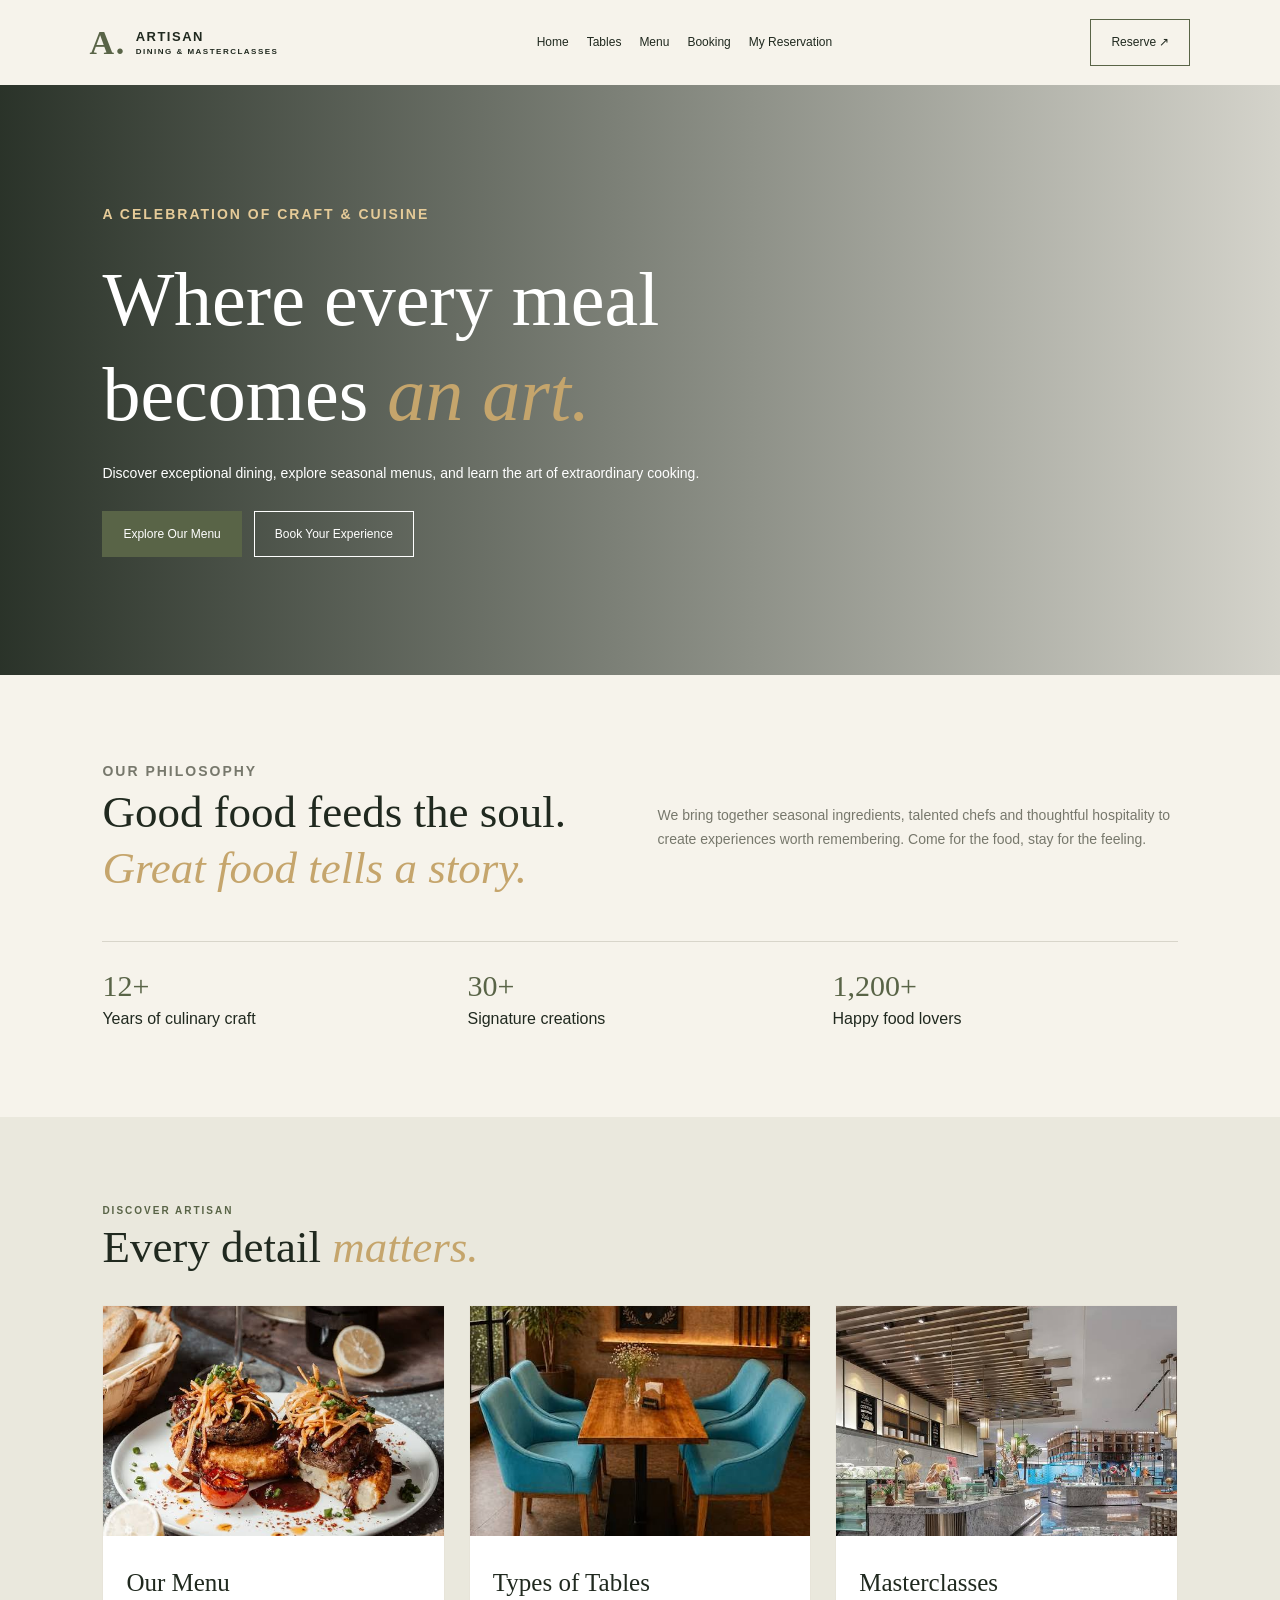
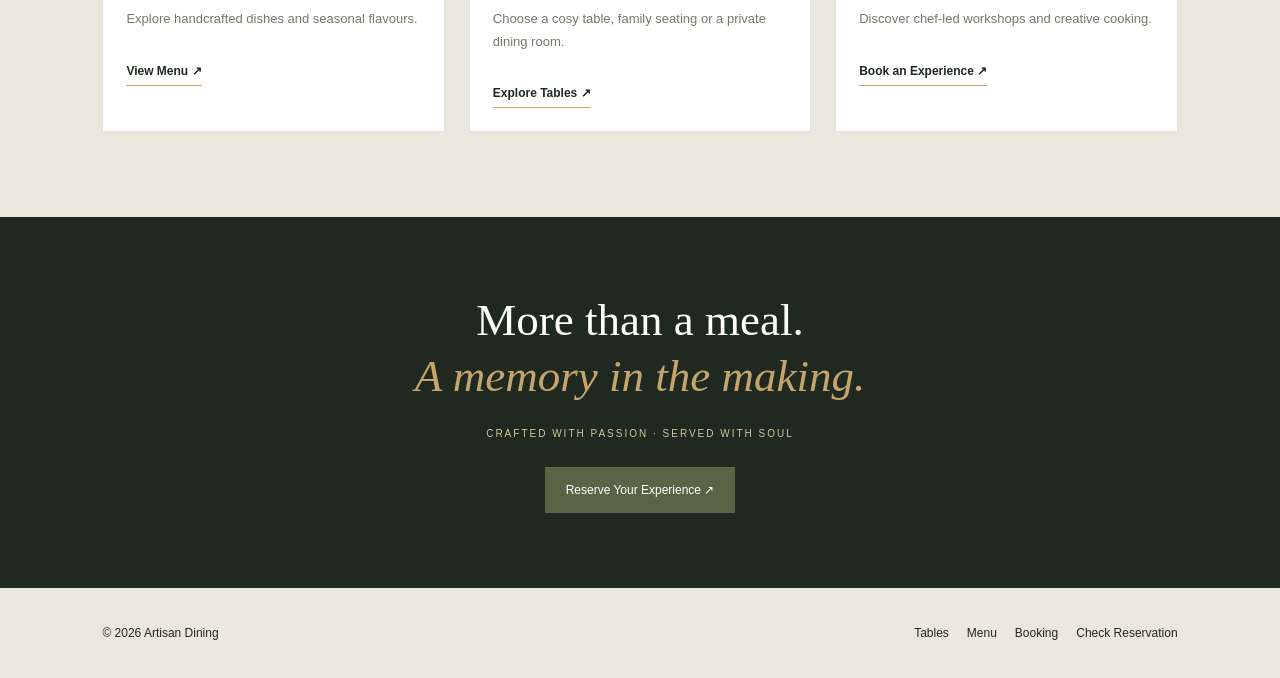
<file: AV Culinary/index.html>
<!DOCTYPE html>
<html lang="en">
<head>
    <meta charset="UTF-8">
    <meta name="viewport" content="width=device-width, initial-scale=1.0">
    <title>Artisan Dining & Masterclasses</title>
    <link rel="stylesheet" href="assests/css/style.css">
</head>
<body>

<header class="navbar">
    <a href="index.html" class="logo">
        <span class="logo-icon">A.</span>
        <span>ARTISAN <small>DINING & MASTERCLASSES</small></span>
    </a>
    <nav>
        <a href="index.html">Home</a>
        <a href="table.html">Tables</a>
        <a href="menu.html">Menu</a>
        <a href="booking.html">Booking</a>
        <a href="check-conseravtion.html">My Reservation</a>
    </nav>
    <a href="booking.html" class="nav-button">Reserve ↗</a>
</header>

<section class="hero">
    <div class="hero-content">
        <p class="section-label">A CELEBRATION OF CRAFT & CUISINE</p>
        <h1>Where every meal<br>becomes <em>an art.</em></h1>
        <p>
            Discover exceptional dining, explore seasonal menus,
            and learn the art of extraordinary cooking.
        </p>
        <div class="hero-actions">
            <a href="menu.html" class="btn btn-primary">Explore Our Menu</a>
            <a href="booking.html" class="btn btn-outline">Book Your Experience</a>
        </div>
    </div>
</section>

<section class="section">
    <div class="intro-grid">
        <div>
            <p class="section-label">OUR PHILOSOPHY</p>
            <h2>Good food feeds the soul.<br><em>Great food tells a story.</em></h2>
        </div>
        <p>
            We bring together seasonal ingredients, talented chefs
            and thoughtful hospitality to create experiences worth
            remembering. Come for the food, stay for the feeling.
        </p>
    </div>

    <div class="stats">
        <div><h3>12+</h3><p>Years of culinary craft</p></div>
        <div><h3>30+</h3><p>Signature creations</p></div>
        <div><h3>1,200+</h3><p>Happy food lovers</p></div>
    </div>
</section>

<section class="section" style="background:#eae8dd">
    <p class="section-label">DISCOVER ARTISAN</p>
    <h2>Every detail <em>matters.</em></h2>

    <div class="grid-3" style="margin-top:30px">
        <article class="content-card">
            <img src="assests/img/index2.jpg" alt="Fine dining experience">
            <div class="card-body">
                <h3>Our Menu</h3>
                <p>Explore handcrafted dishes and seasonal flavours.</p>
                <a class="text-link" href="menu.html">View Menu ↗</a>
            </div>
        </article>

        <article class="content-card">
            <img src="assests/img/index1.jpg" alt="Restaurant table seating">
            <div class="card-body">
                <h3>Types of Tables</h3>
                <p>Choose a cosy table, family seating or a private dining room.</p>
                <a class="text-link" href="tables.html">Explore Tables ↗</a>
            </div>
        </article>

        <article class="content-card">
            <img src="assests/img/index3.jpg" alt="Cooking masterclass">
            <div class="card-body">
                <h3>Masterclasses</h3>
                <p>Discover chef-led workshops and creative cooking.</p>
                <a class="text-link" href="booking.html">Book an Experience ↗</a>
            </div>
        </article>
    </div>
</section>

<section class="quote-section">
    <h2>More than a meal.<br><em>A memory in the making.</em></h2>
    <p>CRAFTED WITH PASSION · SERVED WITH SOUL</p>
    <a href="booking.html" class="btn btn-primary" style="margin-top:25px">
        Reserve Your Experience ↗
    </a>
</section>

<footer class="footer">
    <p>© 2026 Artisan Dining</p>
    <div class="footer-links">
        <a href="table.html">Tables</a>
        <a href="menu.html">Menu</a>
        <a href="booking.html">Booking</a>
        <a href="check-conseravtion.html">Check Reservation</a>
    </div>
</footer>

</body>
</html>
</file>
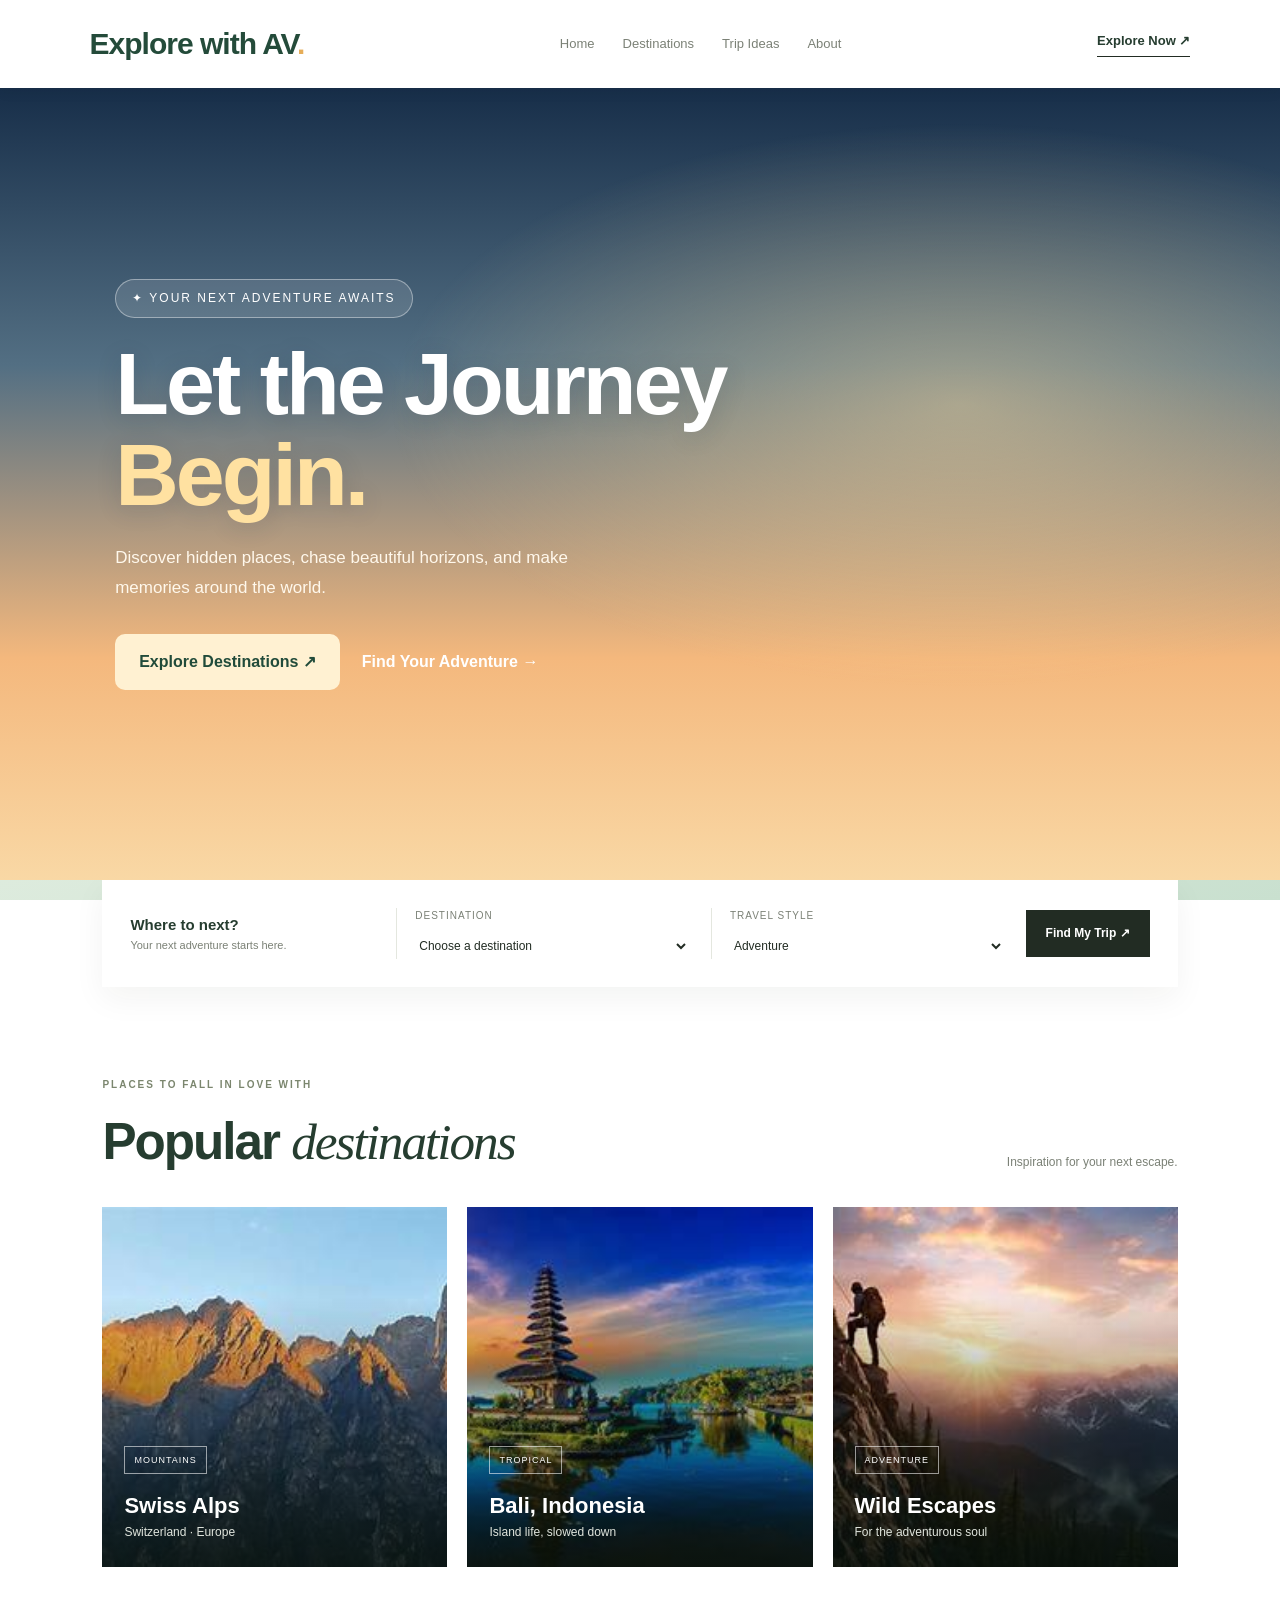
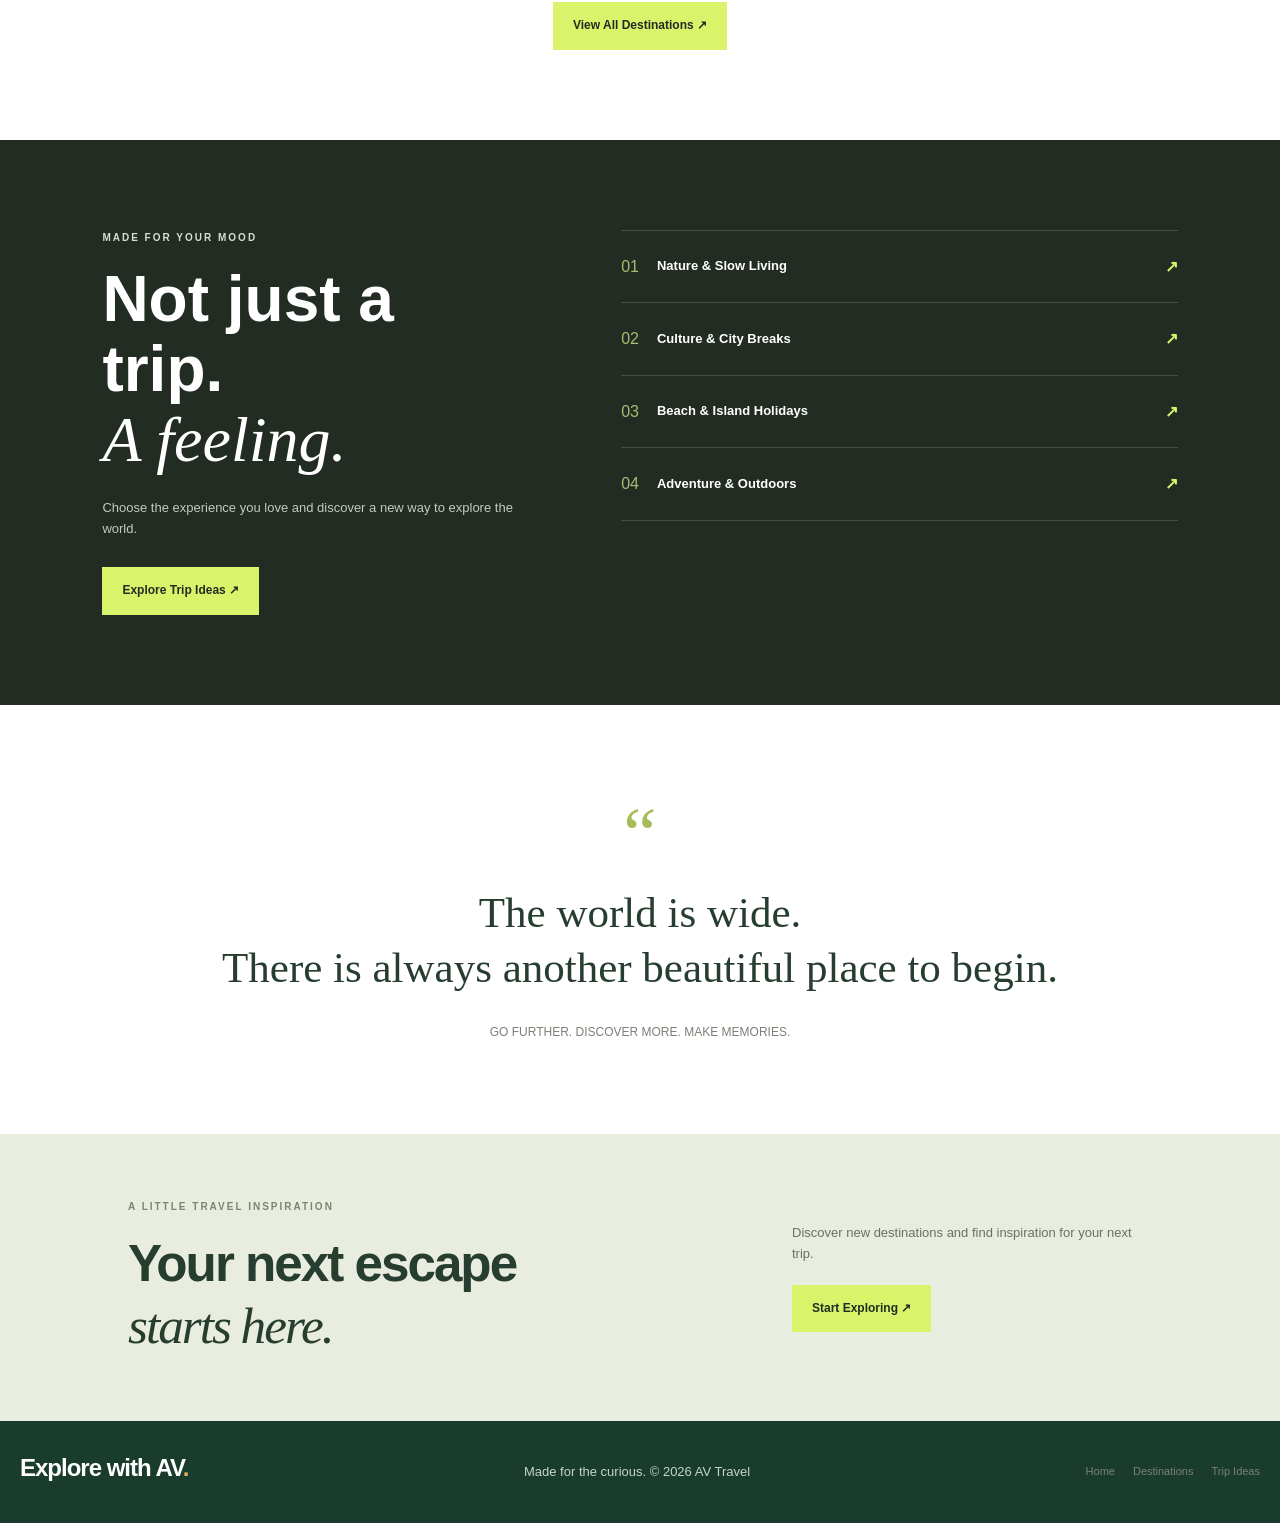
<file: Explore with AV/index.html>
<!DOCTYPE html>
<html lang="en">
<head>
    <meta charset="UTF-8">
    <meta name="viewport" content="width=device-width, initial-scale=1.0">
    <title>AV | Explore the World</title>
    <link rel="stylesheet" href="assests/css/trip.css">
</head>
<body>

<header class="navbar">
    <a href="index.html" class="logo">Explore with AV<span>.</span></a>
    <nav>
        <a href="./index.html">Home</a>
        <a href="./destinationpage.html">Destinations</a>
        <a href="./tripspage.html">Trip Ideas</a>
        <a href="./aboutpage.html">About</a>
    </nav>
    <a href="./destinationpage.html" class="nav-btn">Explore Now ↗</a>
</header>


    

<section class="journey-hero">


    <!-- Main content -->
    <div class="journey-content">
        <span class="journey-tag">✦ YOUR NEXT ADVENTURE AWAITS</span>

        <h1>Let the Journey<br>
            <span>Begin.</span>
        </h1>

        <p>
            Discover hidden places, chase beautiful horizons,
            and make memories around the world.
        </p>

        <div class="journey-buttons">
            <a href="destinationpage.html" class="journey-btn">
                Explore Destinations ↗
            </a>

            <a href="tripspage.html" class="journey-link">
                Find Your Adventure →
            </a>
        </div>
    </div>

    <!-- Animated ocean -->
    <div class="ocean">
        <div class="wave wave-back"></div>
        <div class="wave wave-middle"></div>
        <div class="wave wave-front"></div>
    </div>

    <!-- Foreground shoreline -->
    <div class="shoreline"></div>

</section>



<section class="search-section">
    <div>
        <h3>Where to next?</h3>
        <p>Your next adventure starts here.</p>
    </div>

    <div class="search-option">
        <label for="destination">DESTINATION</label>
        <select id="destination">
            <option>Choose a destination</option>
            <option>Ooty, India</option>
            <option>Manali, India</option>
            <option>Goa, India</option>
            <option>Bali, Indonesia</option>
            <option>Swiss Alps, Switzerland</option>
        </select>
    </div>

    <div class="search-option">
        <label for="style">TRAVEL STYLE</label>
        <select id="style">
            <option>Adventure</option>
            <option>Beach Holiday</option>
            <option>Nature & Mountains</option>
            <option>Culture & Cities</option>
        </select>
    </div>

    <a href="./findmy trips.html" class="search-btn">
        Find My Trip ↗
    </a>
</section>

<section class="section" id="destinations">
    <div class="section-heading">
        <div>
            <p class="eyebrow">PLACES TO FALL IN LOVE WITH</p>
            <h2>Popular <em>destinations</em></h2>
        </div>
        <p class="heading-note">Inspiration for your next escape.</p>
    </div>

    <div class="destination-grid">
        <a href="findmytrips.html" class="destination-card large-card">
            <img src="./assests/img/mountain img.jpg " alt="Swiss Alps mountains">
            <div class="card-content">
                <span class="tag">MOUNTAINS</span>
                <h3>Swiss Alps</h3>
                <p>Switzerland · Europe</p>
            </div>
        </a>

        <a href="findmytrips.html" class="destination-card">
            <img src="assests/img/bali img.jpg" alt="Bali tropical landscape">
            <div class="card-content">
                <span class="tag">TROPICAL</span>
                <h3>Bali, Indonesia</h3>
                <p>Island life, slowed down</p>
            </div>
        </a>

        <a href="findmytrips.html" class="destination-card">
            <img src="assests/img/adventure img.jpg" alt="Scenic outdoor destination">
            <div class="card-content">
                <span class="tag">ADVENTURE</span>
                <h3>Wild Escapes</h3>
                <p>For the adventurous soul</p>
            </div>
        </a>
    </div>

    <div class="center-button">
        <a href="./destinationpage.html" class="primary-btn">View All Destinations ↗</a>
    </div>
</section>

<section class="trips-section">
    <div>
        <p class="eyebrow">MADE FOR YOUR MOOD</p>
        <h2>Not just a trip.<br><em>A feeling.</em></h2>
        <p>Choose the experience you love and discover a new way to explore the world.</p>
        <a href="./tripspage.html" class="primary-btn">Explore Trip Ideas ↗</a>
    </div>

    <div class="trip-list">
        <a href="index.html" class="trip-item">
            <span>01</span><strong>Nature & Slow Living</strong><b>↗</b>
        </a>
        <a href="findmytrips.html" class="trip-item">
            <span>02</span><strong>Culture & City Breaks</strong><b>↗</b>
        </a>
        <a href="findmytrips.html" class="trip-item">
            <span>03</span><strong>Beach & Island Holidays</strong><b>↗</b>
        </a>
        <a href="findmytrips.html" class="trip-item">
            <span>04</span><strong>Adventure & Outdoors</strong><b>↗</b>
        </a>
    </div>
</section>

<section class="about-section">
    <p class="quote-mark">“</p>
    <h2>The world is wide.<br>There is always another beautiful place to begin.</h2>
    <p>GO FURTHER. DISCOVER MORE. MAKE MEMORIES.</p>
</section>

<section class="newsletter">
    <div>
        <p class="eyebrow">A LITTLE TRAVEL INSPIRATION</p>
        <h2>Your next escape<br><em>starts here.</em></h2>
    </div>
    <div>
        <p>Discover new destinations and find inspiration for your next trip.</p>
        <a href="destinationpage.html" class="primary-btn">Start Exploring ↗</a>
    </div>
</section>

<footer class="footer">
    <a href="index.html" class="logo">Explore with AV<span>.</span></a>
    <p>Made for the curious. © 2026 AV Travel</p>
    <div class="footer-links">
        <a href="index.html">Home</a>
        <a href="destinationpage.html">Destinations</a>
        <a href="tripspage.html">Trip Ideas</a>
    </div>
</footer>

</body>
</html>
</file>
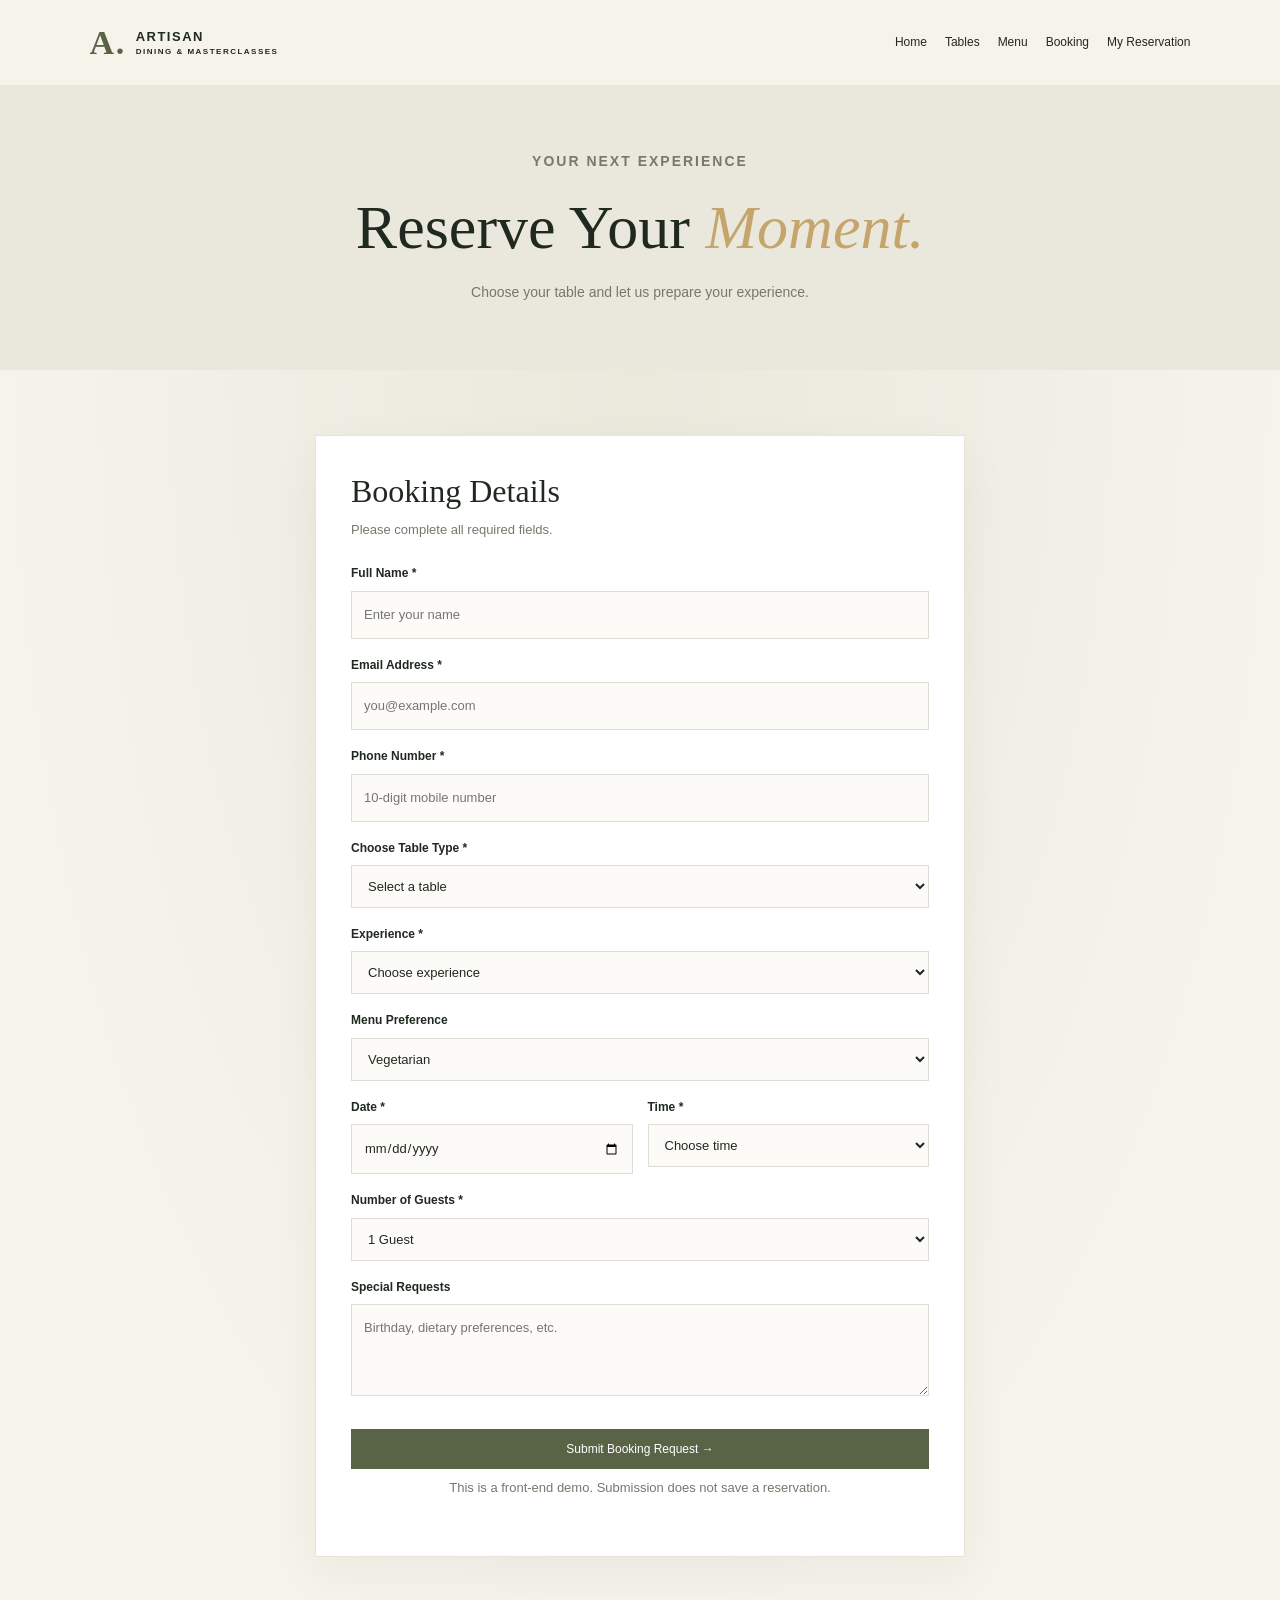
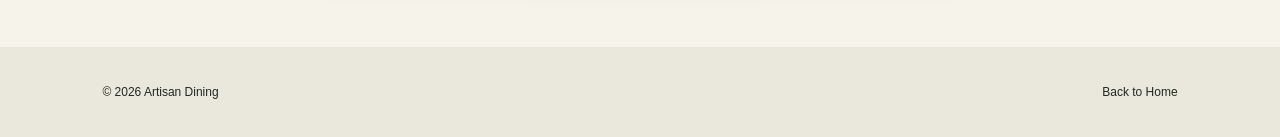
<file: AV Culinary/booking.html>
<!DOCTYPE html>
<html lang="en">
<head>
    <meta charset="UTF-8">
    <meta name="viewport" content="width=device-width, initial-scale=1.0">
    <title>Book a Table | Artisan Dining</title>
    <link rel="stylesheet" href="assests/css/style.css">
</head>
<body>

<header class="navbar">
    <a href="index.html" class="logo">
        <span class="logo-icon">A.</span>
        <span>ARTISAN <small>DINING & MASTERCLASSES</small></span>
    </a>
    <nav>
        <a href="index.html">Home</a>
        <a href="table.html">Tables</a>
        <a href="menu.html">Menu</a>
        <a href="booking.html">Booking</a>
        <a href="check-conseravtion.html">My Reservation</a>
    </nav>
</header>

<section class="page-heading">
    <p class="section-label">YOUR NEXT EXPERIENCE</p>
    <h1>Reserve Your <em>Moment.</em></h1>
    <p>Choose your table and let us prepare your experience.</p>
</section>

<main class="form-section">
    <section class="form-card">
        <h2>Booking Details</h2>
        <p>Please complete all required fields.</p>

        <form action="confirmation.html" method="get">
            <label for="name">Full Name *</label>
            <input type="text" id="name" name="name"
                   placeholder="Enter your name" required>

            <label for="email">Email Address *</label>
            <input type="email" id="email" name="email"
                   placeholder="you@example.com" required>

            <label for="phone">Phone Number *</label>
            <input type="tel" id="phone" name="phone"
                   pattern="[6-9][0-9]{9}"
                   placeholder="10-digit mobile number" required>

            <label for="table">Choose Table Type *</label>
            <select id="table" name="table" required>
                <option value="">Select a table</option>
                <option>Couple Table</option>
                <option>Classic Dining Table</option>
                <option>Family Table</option>
                <option>Garden Table</option>
                <option>Private Dining Room</option>
                <option>Chef's Counter</option>
            </select>

            <label for="experience">Experience *</label>
            <select id="experience" name="experience" required>
                <option value="">Choose experience</option>
                <option>Signature Dining</option>
                <option>Private Dining</option>
                <option>Italian Pasta Masterclass</option>
                <option>Modern Plating Masterclass</option>
                <option>Artisan Dessert Lab</option>
            </select>

            <label for="food">Menu Preference</label>
            <select id="food" name="food">
                <option>Vegetarian</option>
                <option>Vegan</option>
                <option>Non-Vegetarian</option>
                <option>No Preference</option>
            </select>

            <div class="form-row">
                <div>
                    <label for="date">Date *</label>
                    <input type="date" id="date" name="date" required>
                </div>
                <div>
                    <label for="time">Time *</label>
                    <select id="time" name="time" required>
                        <option value="">Choose time</option>
                        <option>12:00 PM</option>
                        <option>2:00 PM</option>
                        <option>6:00 PM</option>
                        <option>7:00 PM</option>
                        <option>8:00 PM</option>
                    </select>
                </div>
            </div>

            <label for="guests">Number of Guests *</label>
            <select id="guests" name="guests" required>
                <option value="1">1 Guest</option>
                <option value="2">2 Guests</option>
                <option value="3">3 Guests</option>
                <option value="4">4 Guests</option>
                <option value="5">5 Guests</option>
                <option value="6">6 Guests</option>
            </select>

            <label for="requests">Special Requests</label>
            <textarea id="requests" name="requests" rows="3"
                      placeholder="Birthday, dietary preferences, etc."></textarea>

            <button class="btn btn-primary submit-btn" type="submit">
                Submit Booking Request →
            </button>
        </form>

        <p class="form-note">
            This is a front-end demo. Submission does not save a reservation.
        </p>
    </section>
</main>

<footer class="footer">
    <p>© 2026 Artisan Dining</p>
    <a href="index.html">Back to Home</a>
</footer>

</body>
</html>
</file>
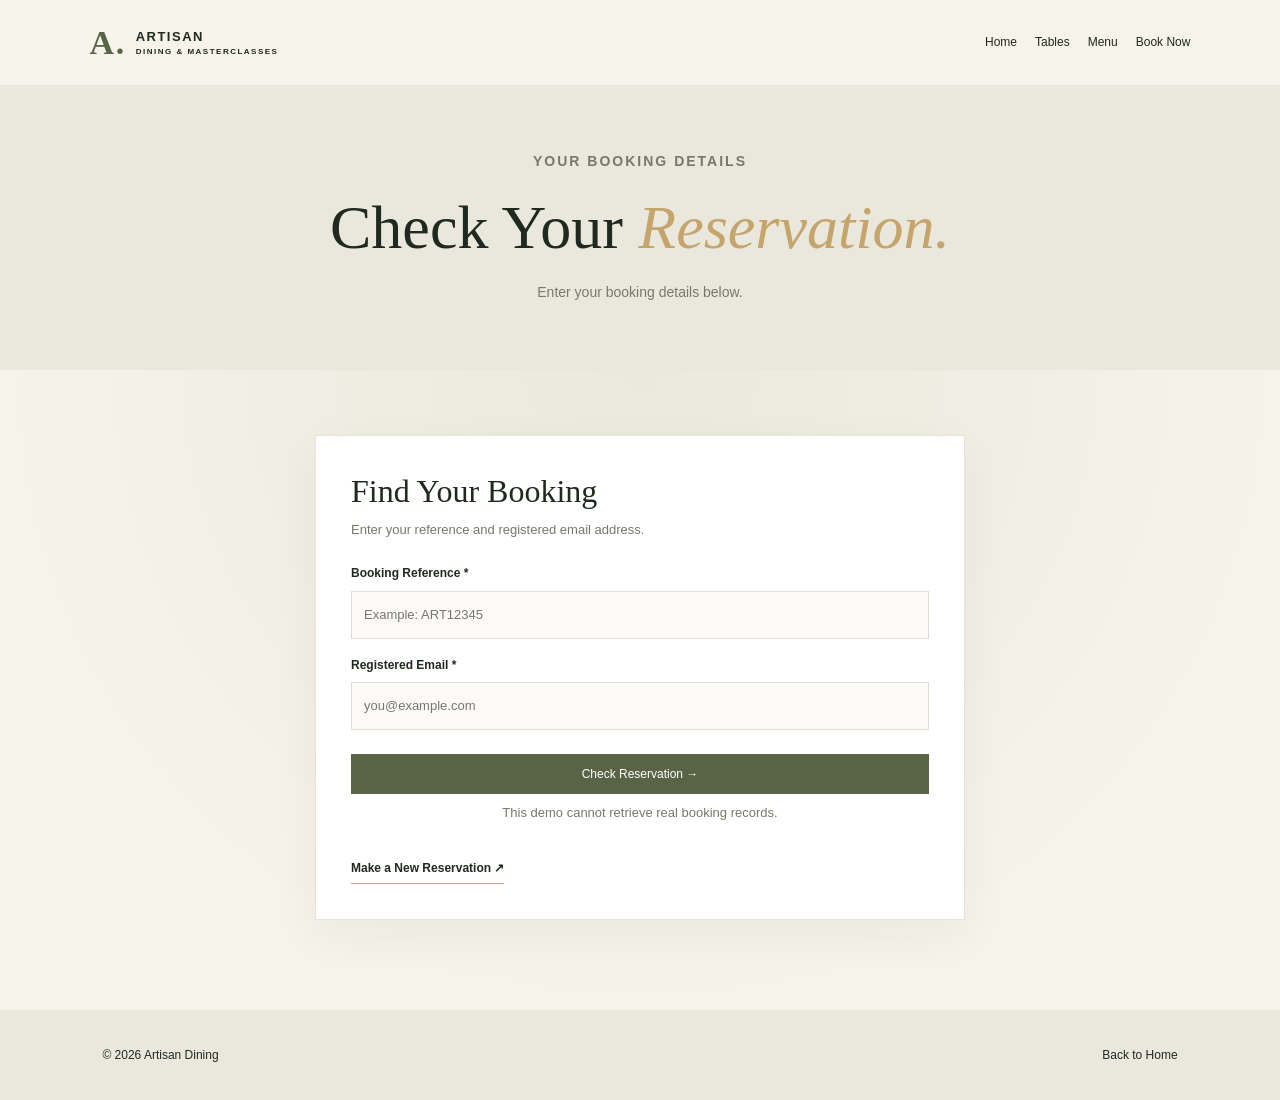
<file: AV Culinary/check-conseravtion.html>
<!DOCTYPE html>
<html lang="en">
<head>
    <meta charset="UTF-8">
    <meta name="viewport" content="width=device-width, initial-scale=1.0">
    <title>Check Reservation | Artisan Dining</title>
    <link rel="stylesheet" href="assests/css/style.css">
</head>
<body>

<header class="navbar">
    <a href="index.html" class="logo">
        <span class="logo-icon">A.</span>
        <span>ARTISAN <small>DINING & MASTERCLASSES</small></span>
    </a>
    <nav>
        <a href="index.html">Home</a>
        <a href="table.html">Tables</a>
        <a href="menu.html">Menu</a>
        <a href="booking.html">Book Now</a>
    </nav>
</header>

<section class="page-heading">
    <p class="section-label">YOUR BOOKING DETAILS</p>
    <h1>Check Your <em>Reservation.</em></h1>
    <p>Enter your booking details below.</p>
</section>

<main class="form-section">
    <section class="form-card">
        <h2>Find Your Booking</h2>
        <p>Enter your reference and registered email address.</p>

        <form action="reservation-status.html" method="get">
            <label for="reference">Booking Reference *</label>
            <input type="text" id="reference" name="reference"
                   placeholder="Example: ART12345" required>

            <label for="email">Registered Email *</label>
            <input type="email" id="email" name="email"
                   placeholder="you@example.com" required>

            <button type="submit" class="btn btn-primary submit-btn">
                Check Reservation →
            </button>
        </form>

        <p class="form-note">
            This demo cannot retrieve real booking records.
        </p>

        <a href="booking.html" class="text-link">
            Make a New Reservation ↗
        </a>
    </section>
</main>

<footer class="footer">
    <p>© 2026 Artisan Dining</p>
    <a href="index.html">Back to Home</a>
</footer>

</body>
</html>
</file>
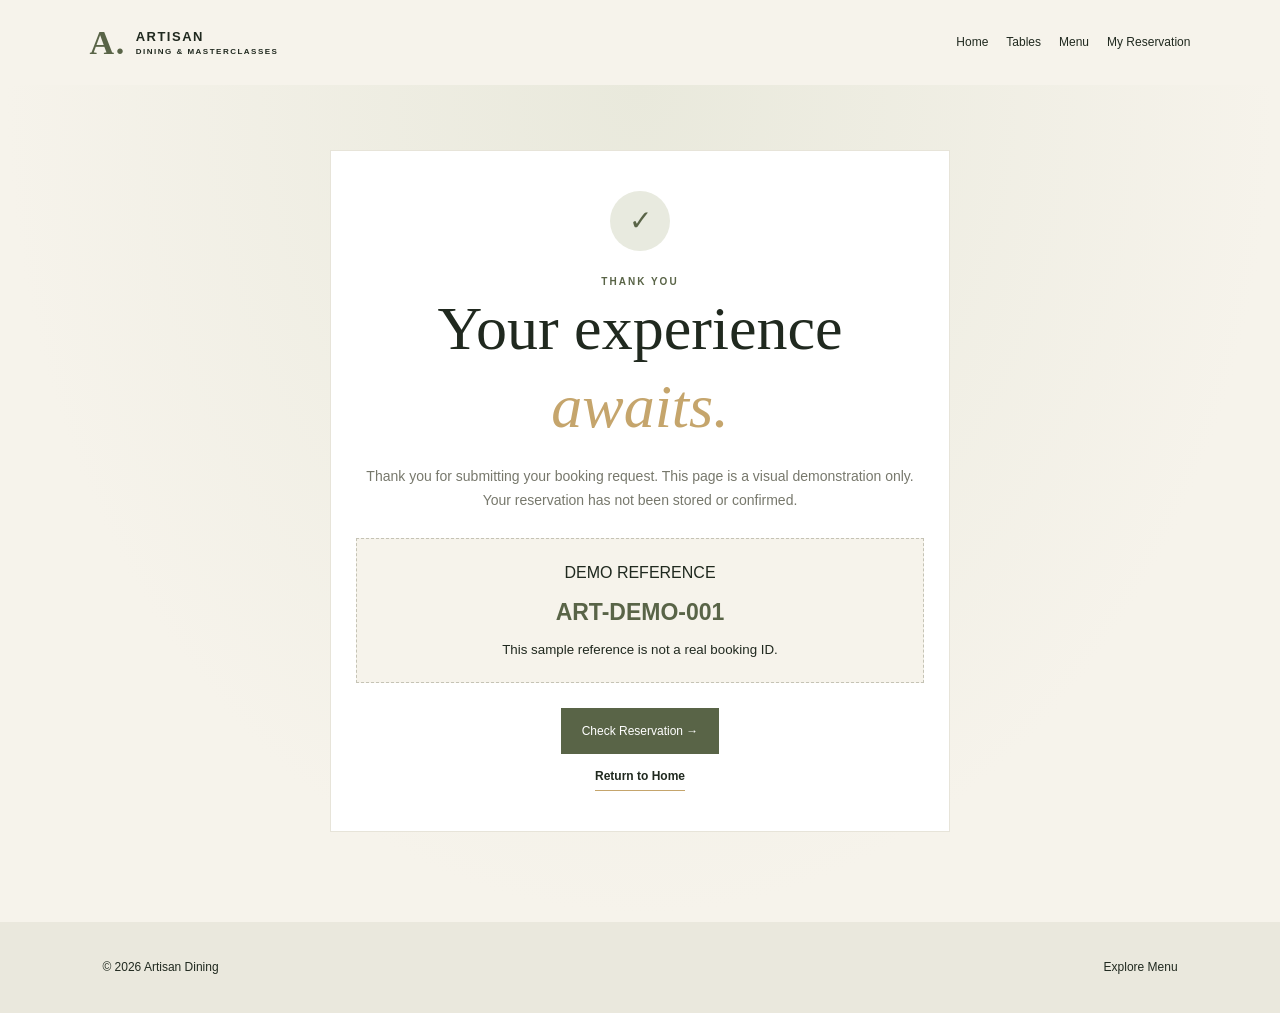
<file: AV Culinary/confirmation.html>
<!DOCTYPE html>
<html lang="en">
<head>
    <meta charset="UTF-8">
    <meta name="viewport" content="width=device-width, initial-scale=1.0">
    <title>Booking Confirmation | Artisan Dining</title>
    <link rel="stylesheet" href="assests/css/style.css">
</head>
<body>

<header class="navbar">
    <a href="index.html" class="logo">
        <span class="logo-icon">A.</span>
        <span>ARTISAN <small>DINING & MASTERCLASSES</small></span>
    </a>
    <nav>
        <a href="index.html">Home</a>
        <a href="table.html">Tables</a>
        <a href="menu.html">Menu</a>
        <a href="check-conseravtion.html">My Reservation</a>
    </nav>
</header>

<main class="form-section">
    <section class="center-card">
        <div class="success-icon">✓</div>
        <p class="section-label">THANK YOU</p>
        <h1>Your experience<br><em>awaits.</em></h1>

        <p class="muted" style="margin-top:20px">
            Thank you for submitting your booking request.
            This page is a visual demonstration only.
            Your reservation has not been stored or confirmed.
        </p>

        <div class="reference-box">
            <span>DEMO REFERENCE</span>
            <strong>ART-DEMO-001</strong>
            <small>This sample reference is not a real booking ID.</small>
        </div>

        <a href="check-conseravtion.html" class="btn btn-primary">
            Check Reservation →
        </a>

        <br>
        <a href="index.html" class="text-link">Return to Home</a>
    </section>
</main>

<footer class="footer">
    <p>© 2026 Artisan Dining</p>
    <a href="menu.html">Explore Menu</a>
</footer>

</body>
</html>
</file>
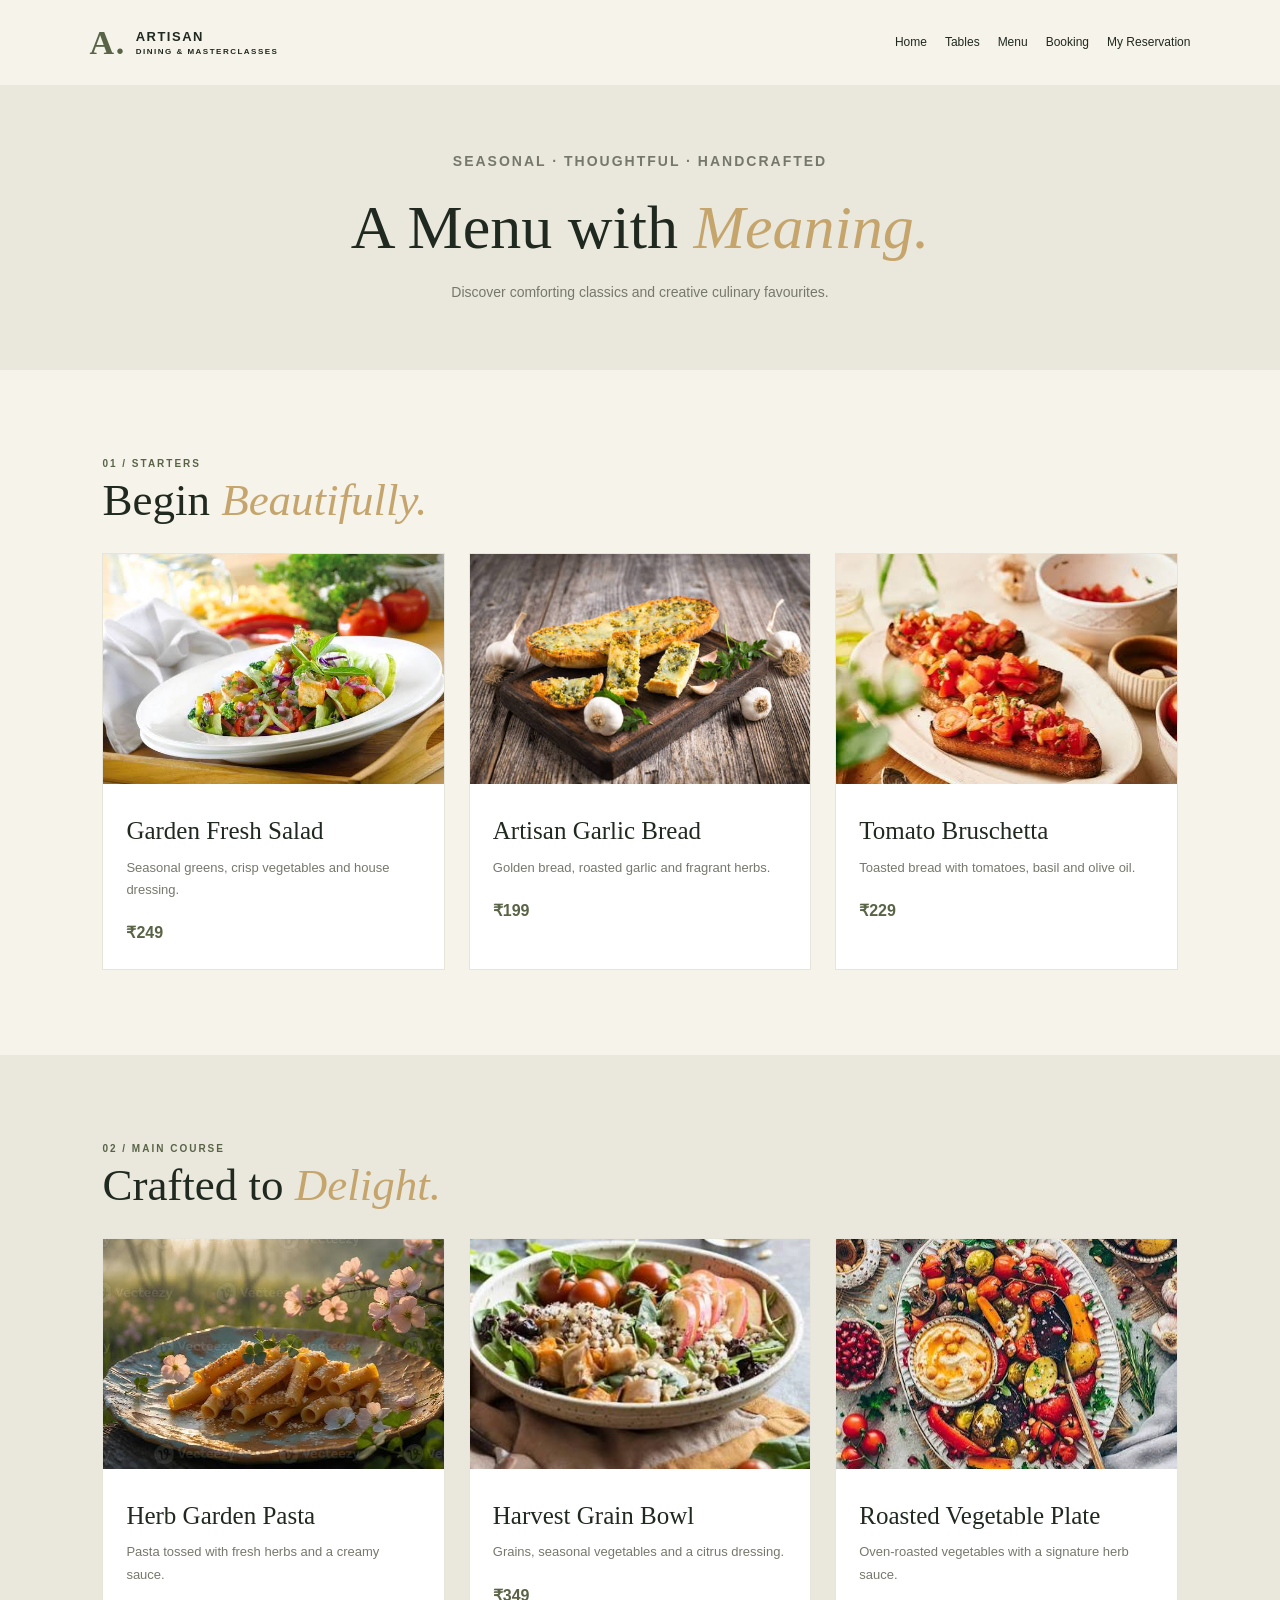
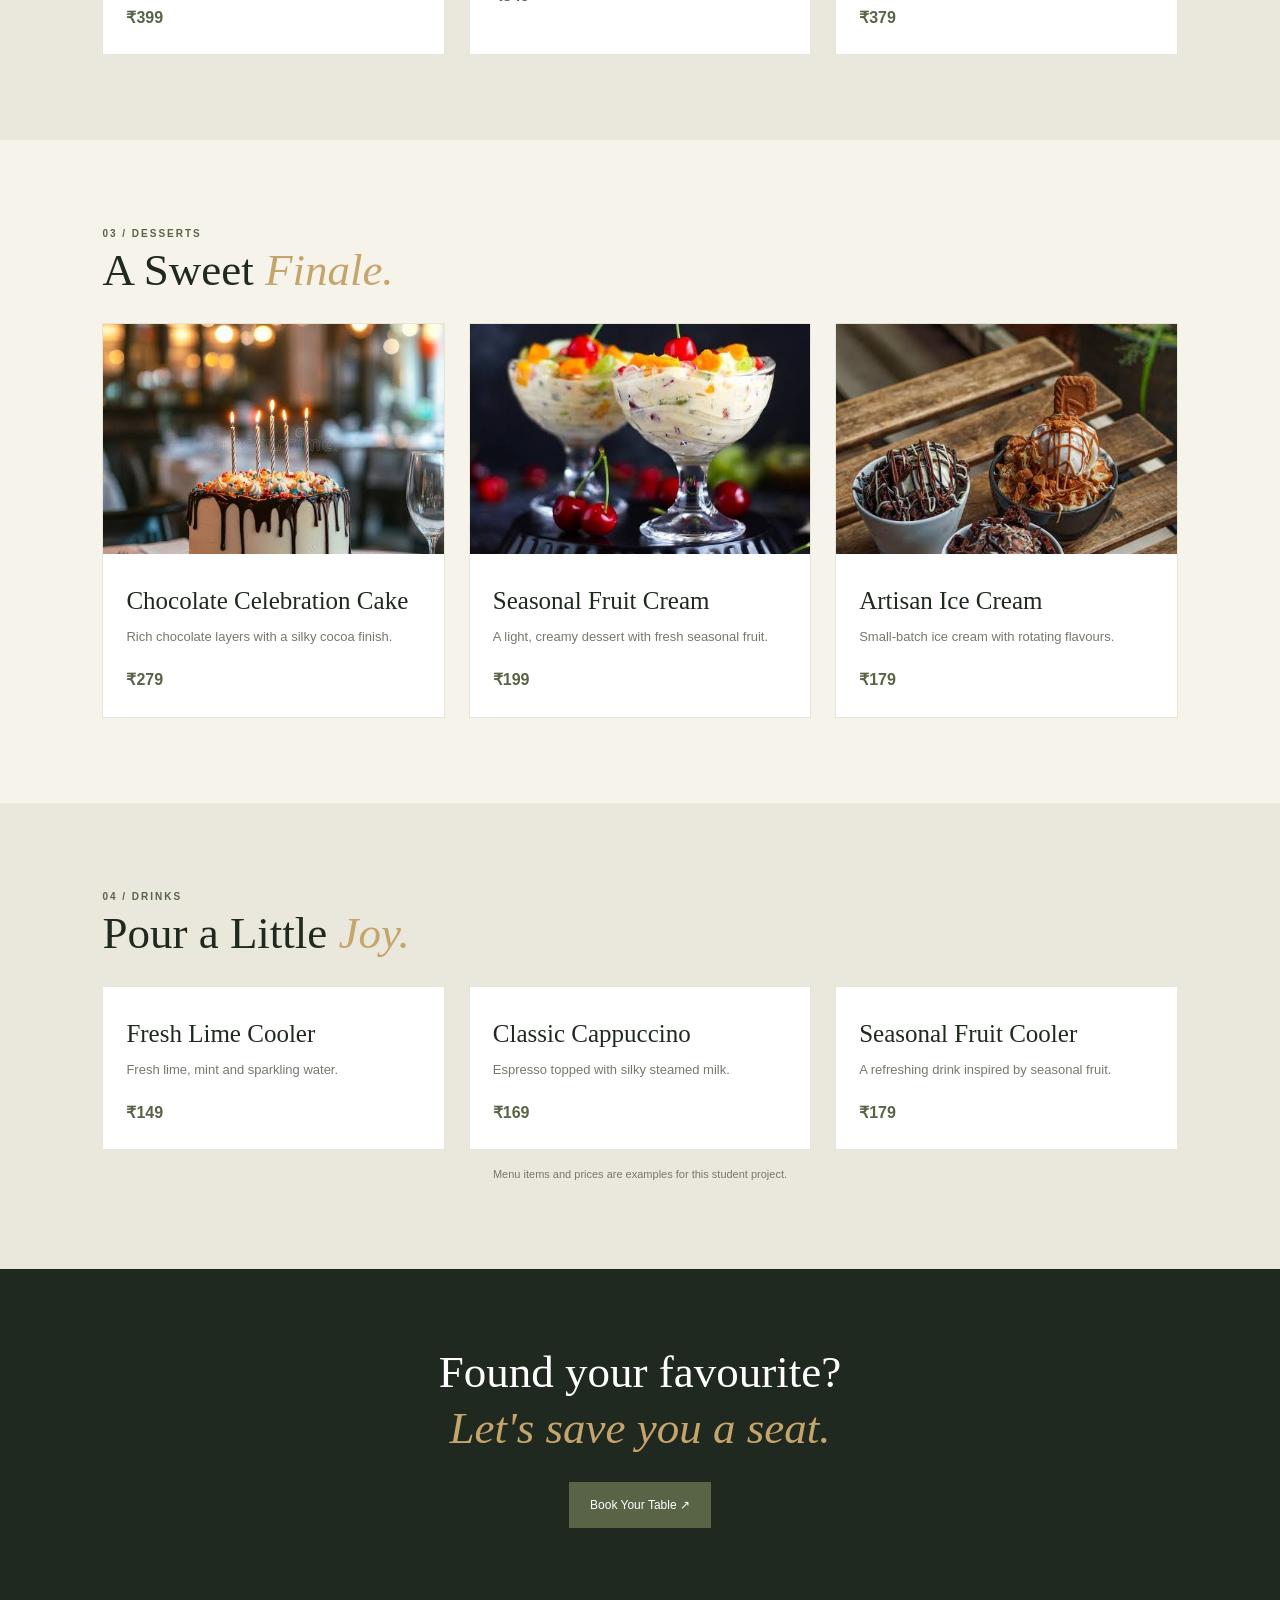
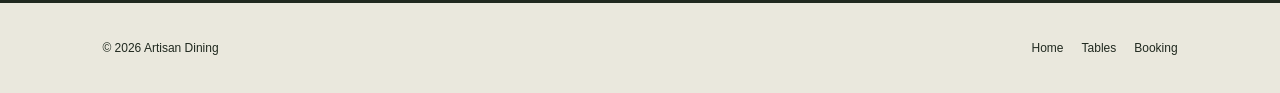
<file: AV Culinary/menu.html>
<!DOCTYPE html>
<html lang="en">
<head>
    <meta charset="UTF-8">
    <meta name="viewport" content="width=device-width, initial-scale=1.0">
    <title>Our Menu | Artisan Dining</title>
    <link rel="stylesheet" href="assests/css/style.css">
</head>
<body>

<header class="navbar">
    <a href="index.html" class="logo">
        <span class="logo-icon">A.</span>
        <span>ARTISAN <small>DINING & MASTERCLASSES</small></span>
    </a>
    <nav>
        <a href="index.html">Home</a>
        <a href="table.html">Tables</a>
        <a href="menu.html">Menu</a>
        <a href="booking.html">Booking</a>
        <a href="check-conseravtion.html">My Reservation</a>
    </nav>
</header>

<section class="page-heading">
    <p class="section-label">SEASONAL · THOUGHTFUL · HANDCRAFTED</p>
    <h1>A Menu with <em>Meaning.</em></h1>
    <p>Discover comforting classics and creative culinary favourites.</p>
</section>

<section class="section">
    <p class="section-label">01 / STARTERS</p>
    <h2>Begin <em>Beautifully.</em></h2>

    <div class="grid-3" style="margin-top:25px">
        <article class="content-card">
            <img src="assests/img/menu1.jpg" alt="Fresh seasonal salad">
            <div class="card-body">
                <h3>Garden Fresh Salad</h3>
                <p>Seasonal greens, crisp vegetables and house dressing.</p>
                <span class="price">₹249</span>
            </div>
        </article>

        <article class="content-card">
            <img src="assests/img/menu2.jpg" alt="Freshly baked artisan bread">
            <div class="card-body">
                <h3>Artisan Garlic Bread</h3>
                <p>Golden bread, roasted garlic and fragrant herbs.</p>
                <span class="price">₹199</span>
            </div>
        </article>

        <article class="content-card">
            <img src="assests/img/menu3.jpg" alt="Freshly prepared gourmet pizza">
            <div class="card-body">
                <h3>Tomato Bruschetta</h3>
                <p>Toasted bread with tomatoes, basil and olive oil.</p>
                <span class="price">₹229</span>
            </div>
        </article>
    </div>
</section>

<section class="section" style="background:#eae8dd">
    <p class="section-label">02 / MAIN COURSE</p>
    <h2>Crafted to <em>Delight.</em></h2>

    <div class="grid-3" style="margin-top:25px">
        <article class="content-card">
            <img src="assests/img/menu4.jpg" alt="Pasta with fresh herbs">
            <div class="card-body">
                <h3>Herb Garden Pasta</h3>
                <p>Pasta tossed with fresh herbs and a creamy sauce.</p>
                <span class="price">₹399</span>
            </div>
        </article>

        <article class="content-card">
            <img src="assests/img/menu5.jpg" alt="Colourful vegetable bowl">
            <div class="card-body">
                <h3>Harvest Grain Bowl</h3>
                <p>Grains, seasonal vegetables and a citrus dressing.</p>
                <span class="price">₹349</span>
            </div>
        </article>

        <article class="content-card">
            <img src="assests/img/menu6.jpg" alt="Fresh vegetable dish">
            <div class="card-body">
                <h3>Roasted Vegetable Plate</h3>
                <p>Oven-roasted vegetables with a signature herb sauce.</p>
                <span class="price">₹379</span>
            </div>
        </article>
    </div>
</section>

<section class="section">
    <p class="section-label">03 / DESSERTS</p>
    <h2>A Sweet <em>Finale.</em></h2>

    <div class="grid-3" style="margin-top:25px">
        <article class="content-card">
            <img src="assests/img/menu7.jpg" alt="Chocolate celebration cake">
            <div class="card-body">
                <h3>Chocolate Celebration Cake</h3>
                <p>Rich chocolate layers with a silky cocoa finish.</p>
                <span class="price">₹279</span>
            </div>
        </article>

        <article class="content-card">
            <img src="assests/img/menu8.jpg" alt="Creamy dessert with fruit">
            <div class="card-body">
                <h3>Seasonal Fruit Cream</h3>
                <p>A light, creamy dessert with fresh seasonal fruit.</p>
                <span class="price">₹199</span>
            </div>
        </article>

        <article class="content-card">
            <img src="assests/img/msnu9.jpg" alt="Scoops of artisan ice cream">
            <div class="card-body">
                <h3>Artisan Ice Cream</h3>
                <p>Small-batch ice cream with rotating flavours.</p>
                <span class="price">₹179</span>
            </div>
        </article>
    </div>
</section>

<section class="section" style="background:#eae8dd">
    <p class="section-label">04 / DRINKS</p>
    <h2>Pour a Little <em>Joy.</em></h2>

    <div class="grid-3" style="margin-top:25px">
        <article class="content-card">
            <div class="card-body">
                <h3>Fresh Lime Cooler</h3>
                <p>Fresh lime, mint and sparkling water.</p>
                <span class="price">₹149</span>
            </div>
        </article>

        <article class="content-card">
            <div class="card-body">
                <h3>Classic Cappuccino</h3>
                <p>Espresso topped with silky steamed milk.</p>
                <span class="price">₹169</span>
            </div>
        </article>

        <article class="content-card">
            <div class="card-body">
                <h3>Seasonal Fruit Cooler</h3>
                <p>A refreshing drink inspired by seasonal fruit.</p>
                <span class="price">₹179</span>
            </div>
        </article>
    </div>

    <p class="form-note">Menu items and prices are examples for this student project.</p>
</section>

<section class="quote-section">
    <h2>Found your favourite?<br><em>Let's save you a seat.</em></h2>
    <a href="booking.html" class="btn btn-primary" style="margin-top:25px">Book Your Table ↗</a>
</section>

<footer class="footer">
    <p>© 2026 Artisan Dining</p>
    <div class="footer-links">
        <a href="index.html">Home</a>
        <a href="table.html">Tables</a>
        <a href="booking.html">Booking</a>
    </div>
</footer>

</body>
</html>
</file>
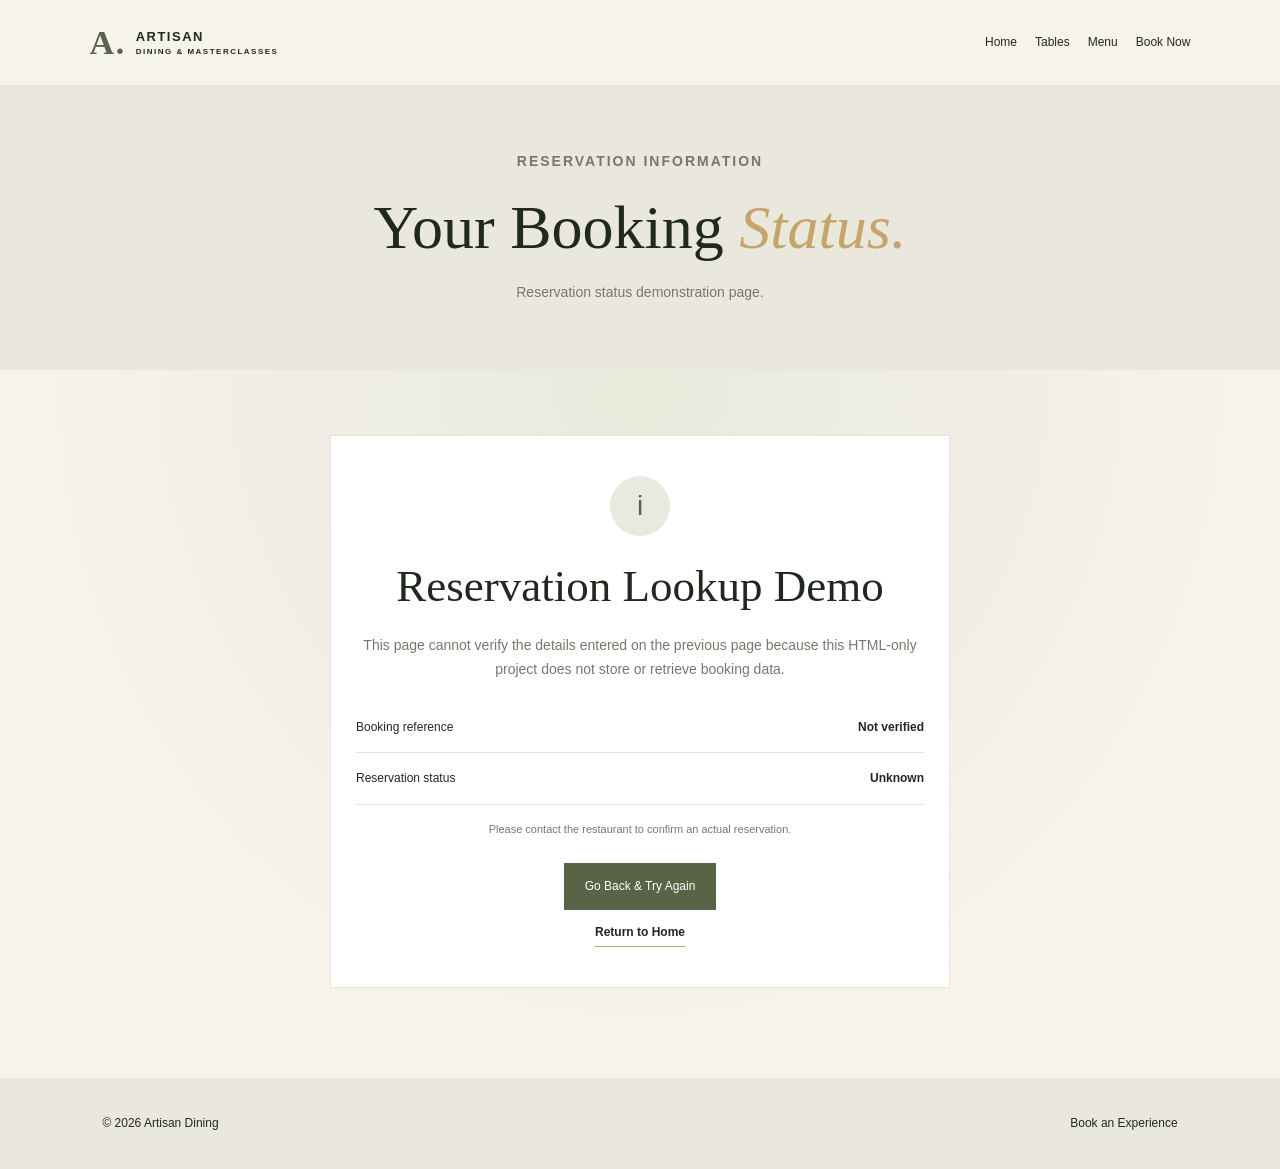
<file: AV Culinary/reservation-status.html>
<!DOCTYPE html>
<html lang="en">
<head>
    <meta charset="UTF-8">
    <meta name="viewport" content="width=device-width, initial-scale=1.0">
    <title>Reservation Status | Artisan Dining</title>
    <link rel="stylesheet" href="assests/css/style.css">
</head>
<body>

<header class="navbar">
    <a href="index.html" class="logo">
        <span class="logo-icon">A.</span>
        <span>ARTISAN <small>DINING & MASTERCLASSES</small></span>
    </a>
    <nav>
        <a href="index.html">Home</a>
        <a href="table.html">Tables</a>
        <a href="menu.html">Menu</a>
        <a href="booking.html">Book Now</a>
    </nav>
</header>

<section class="page-heading">
    <p class="section-label">RESERVATION INFORMATION</p>
    <h1>Your Booking <em>Status.</em></h1>
    <p>Reservation status demonstration page.</p>
</section>

<main class="form-section">
    <section class="center-card">
        <div class="success-icon">i</div>
        <h2>Reservation Lookup Demo</h2>

        <p class="muted" style="margin:20px 0">
            This page cannot verify the details entered on the
            previous page because this HTML-only project does
            not store or retrieve booking data.
        </p>

        <div class="status-row">
            <span>Booking reference</span>
            <strong>Not verified</strong>
        </div>

        <div class="status-row">
            <span>Reservation status</span>
            <strong>Unknown</strong>
        </div>

        <p class="form-note">
            Please contact the restaurant to confirm an actual reservation.
        </p>

        <a href="check-conseravtion.html" class="btn btn-primary"
           style="margin-top:25px">
            Go Back & Try Again
        </a>

        <br>
        <a href="index.html" class="text-link">Return to Home</a>
    </section>
</main>

<footer class="footer">
    <p>© 2026 Artisan Dining</p>
    <a href="booking.html">Book an Experience</a>
</footer>

</body>
</html>
</file>
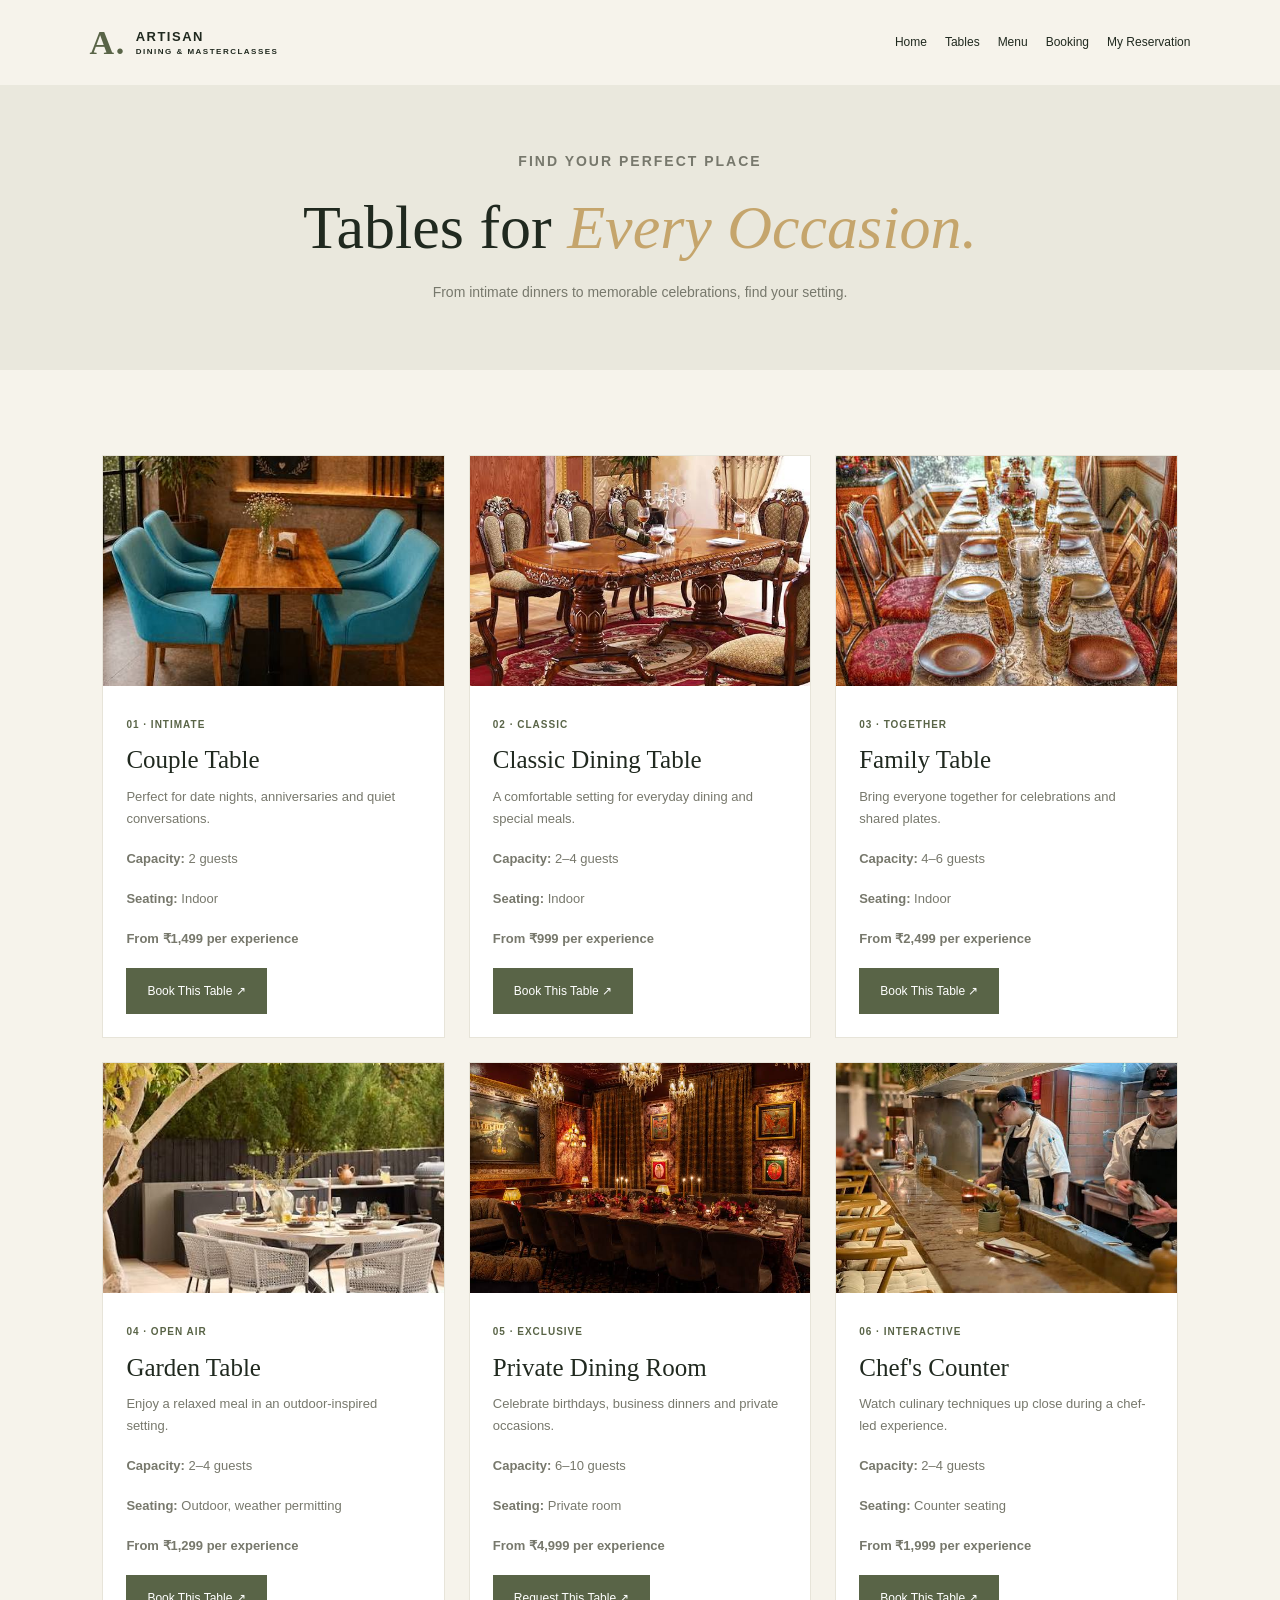
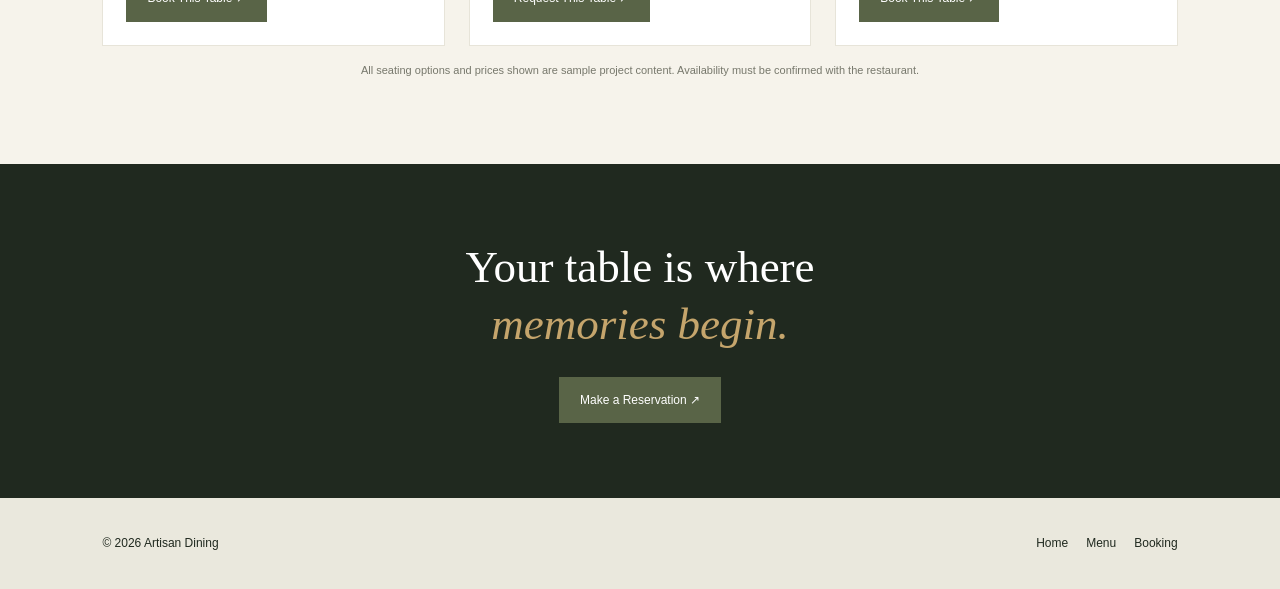
<file: AV Culinary/table.html>
<!DOCTYPE html>
<html lang="en">
<head>
    <meta charset="UTF-8">
    <meta name="viewport" content="width=device-width, initial-scale=1.0">
    <title>Our Tables | Artisan Dining</title>
    <link rel="stylesheet" href="assests/css/style.css">
</head>
<body>

<header class="navbar">
    <a href="index.html" class="logo">
        <span class="logo-icon">A.</span>
        <span>ARTISAN <small>DINING & MASTERCLASSES</small></span>
    </a>
    <nav>
        <a href="index.html">Home</a>
        <a href="table.html">Tables</a>
        <a href="menu.html">Menu</a>
        <a href="booking.html">Booking</a>
        <a href="check-conseravtion.html">My Reservation</a>
    </nav>
</header>

<section class="page-heading">
    <p class="section-label">FIND YOUR PERFECT PLACE</p>
    <h1>Tables for <em>Every Occasion.</em></h1>
    <p>From intimate dinners to memorable celebrations, find your setting.</p>
</section>

<section class="section">
    <div class="grid-3">

        <article class="content-card">
            <img src="assests/img/index1.jpg" alt="Elegant table for two">
            <div class="card-body">
                <span class="card-tag">01 · INTIMATE</span>
                <h3>Couple Table</h3>
                <p>Perfect for date nights, anniversaries and quiet conversations.</p>
                <p><strong>Capacity:</strong> 2 guests</p>
                <p><strong>Seating:</strong> Indoor</p>
                <p class="price">From ₹1,499 per experience</p>
                <a href="booking.html" class="btn btn-primary">Book This Table ↗</a>
            </div>
        </article>

        <article class="content-card">
            <img src="assests/img/table1.jpg" alt="Classic restaurant dining table">
            <div class="card-body">
                <span class="card-tag">02 · CLASSIC</span>
                <h3>Classic Dining Table</h3>
                <p>A comfortable setting for everyday dining and special meals.</p>
                <p><strong>Capacity:</strong> 2–4 guests</p>
                <p><strong>Seating:</strong> Indoor</p>
                <p class="price">From ₹999 per experience</p>
                <a href="booking.html" class="btn btn-primary">Book This Table ↗</a>
            </div>
        </article>

        <article class="content-card">
            <img src="assests/img/table2.jpg" alt="Large table arranged for a group">
            <div class="card-body">
                <span class="card-tag">03 · TOGETHER</span>
                <h3>Family Table</h3>
                <p>Bring everyone together for celebrations and shared plates.</p>
                <p><strong>Capacity:</strong> 4–6 guests</p>
                <p><strong>Seating:</strong> Indoor</p>
                <p class="price">From ₹2,499 per experience</p>
                <a href="booking.html" class="btn btn-primary">Book This Table ↗</a>
            </div>
        </article>

        <article class="content-card">
            <img src="assests/img/table3.jpg" alt="Outdoor dining arrangement">
            <div class="card-body">
                <span class="card-tag">04 · OPEN AIR</span>
                <h3>Garden Table</h3>
                <p>Enjoy a relaxed meal in an outdoor-inspired setting.</p>
                <p><strong>Capacity:</strong> 2–4 guests</p>
                <p><strong>Seating:</strong> Outdoor, weather permitting</p>
                <p class="price">From ₹1,299 per experience</p>
                <a href="booking.html" class="btn btn-primary">Book This Table ↗</a>
            </div>
        </article>

        <article class="content-card">
            <img src="assests/img/table4.jpg" alt="Private dining room">
            <div class="card-body">
                <span class="card-tag">05 · EXCLUSIVE</span>
                <h3>Private Dining Room</h3>
                <p>Celebrate birthdays, business dinners and private occasions.</p>
                <p><strong>Capacity:</strong> 6–10 guests</p>
                <p><strong>Seating:</strong> Private room</p>
                <p class="price">From ₹4,999 per experience</p>
                <a href="booking.html" class="btn btn-primary">Request This Table ↗</a>
            </div>
        </article>

        <article class="content-card">
            <img src="assests/img/table5.jpg" alt="Chef demonstration counter">
            <div class="card-body">
                <span class="card-tag">06 · INTERACTIVE</span>
                <h3>Chef's Counter</h3>
                <p>Watch culinary techniques up close during a chef-led experience.</p>
                <p><strong>Capacity:</strong> 2–4 guests</p>
                <p><strong>Seating:</strong> Counter seating</p>
                <p class="price">From ₹1,999 per experience</p>
                <a href="booking.html" class="btn btn-primary">Book This Table ↗</a>
            </div>
        </article>

    </div>

    <p class="form-note">
        All seating options and prices shown are sample project content.
        Availability must be confirmed with the restaurant.
    </p>
</section>

<section class="quote-section">
    <h2>Your table is where<br><em>memories begin.</em></h2>
    <a href="booking.html" class="btn btn-primary" style="margin-top:25px">Make a Reservation ↗</a>
</section>

<footer class="footer">
    <p>© 2026 Artisan Dining</p>
    <div class="footer-links">
        <a href="index.html">Home</a>
        <a href="menu.html">Menu</a>
        <a href="booking.html">Booking</a>
    </div>
</footer>

</body>
</html>
</file>
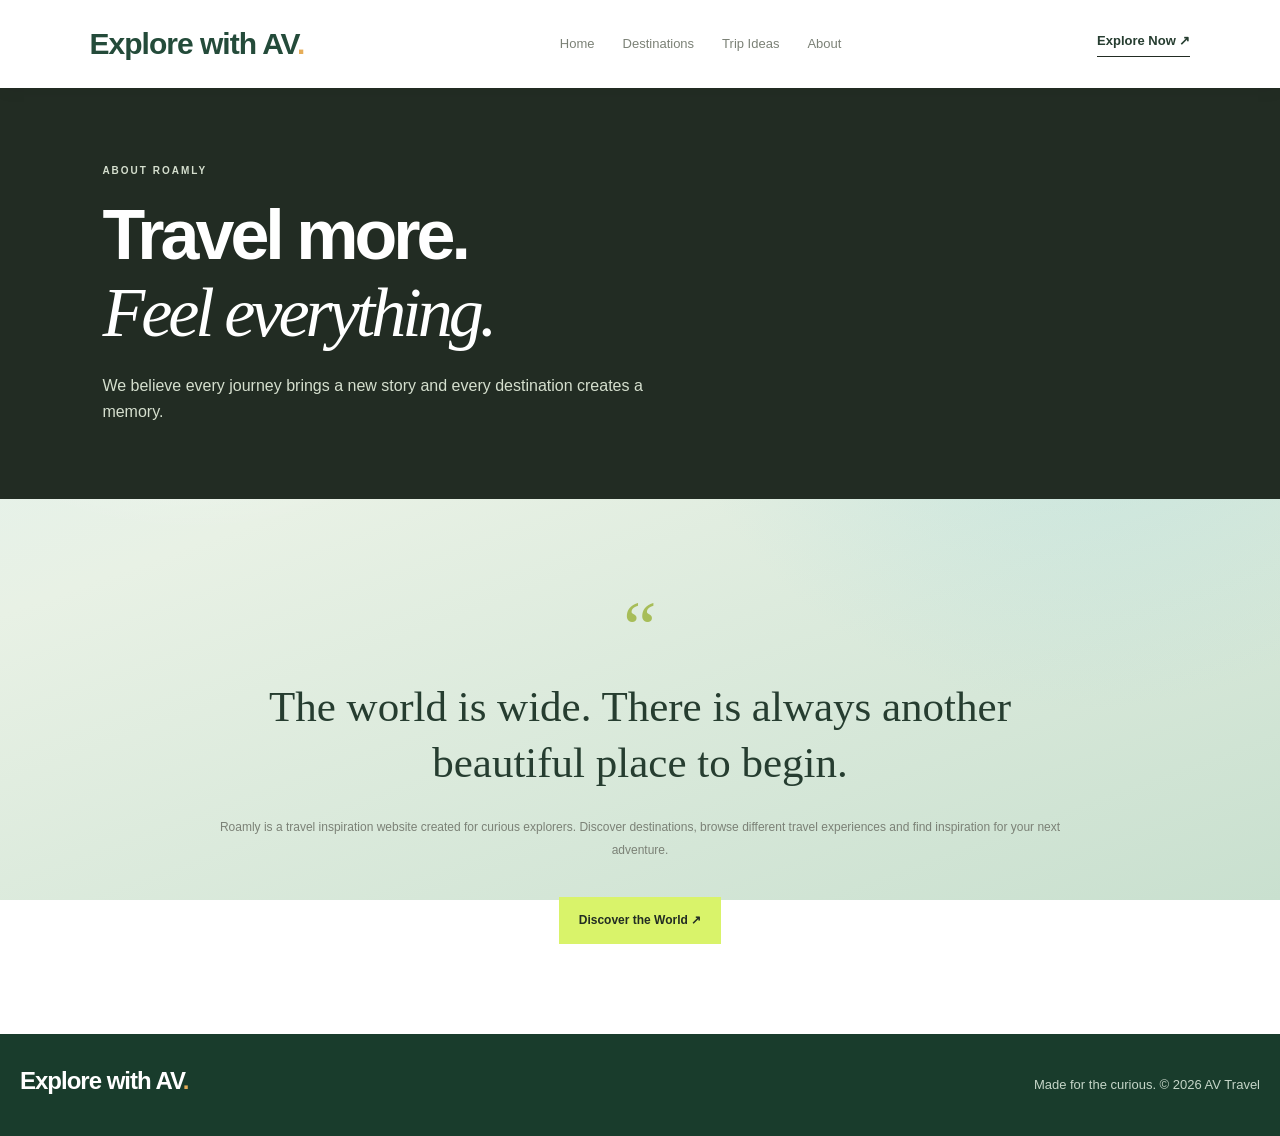
<file: Explore with AV/aboutpage.html>
<!DOCTYPE html>
<html lang="en">
<head>
    <meta charset="UTF-8">
    <meta name="viewport" content="width=device-width, initial-scale=1.0">
    <title>About Explore with AV</title>
    <link rel="stylesheet" href="assests/css/trip.css">
</head>
<body>

<header class="navbar">
    <a href="index.html" class="logo">Explore with AV<span>.</span></a>
    <nav>
        <a href="index.html">Home</a>
        <a href="destinationpage.html">Destinations</a>
        <a href="tripspage.html">Trip Ideas</a>
        <a href="aboutpage.html">About</a>
    </nav>
    <a href="destinationpage.html" class="nav-btn">Explore Now ↗</a>
</header>

<section class="page-banner">
    <p class="eyebrow">ABOUT ROAMLY</p>
    <h1>Travel more.<br><em>Feel everything.</em></h1>
    <p>We believe every journey brings a new story and every destination creates a memory.</p>
</section>

<main class="about-section">
    <p class="quote-mark">“</p>
    <h2>The world is wide. There is always another beautiful place to begin.</h2>
    <p>
        Roamly is a travel inspiration website created for curious explorers.
        Discover destinations, browse different travel experiences and find
        inspiration for your next adventure.
    </p>
    <div class="center-button">
        <a href="destinationpage.html" class="primary-btn">Discover the World ↗</a>
    </div>
</main>

<footer class="footer">
    <a href="index.html" class="logo">Explore with AV<span>.</span></a>
    <p>Made for the curious. © 2026 AV Travel</p>
</footer>

</body>
</html>
</file>
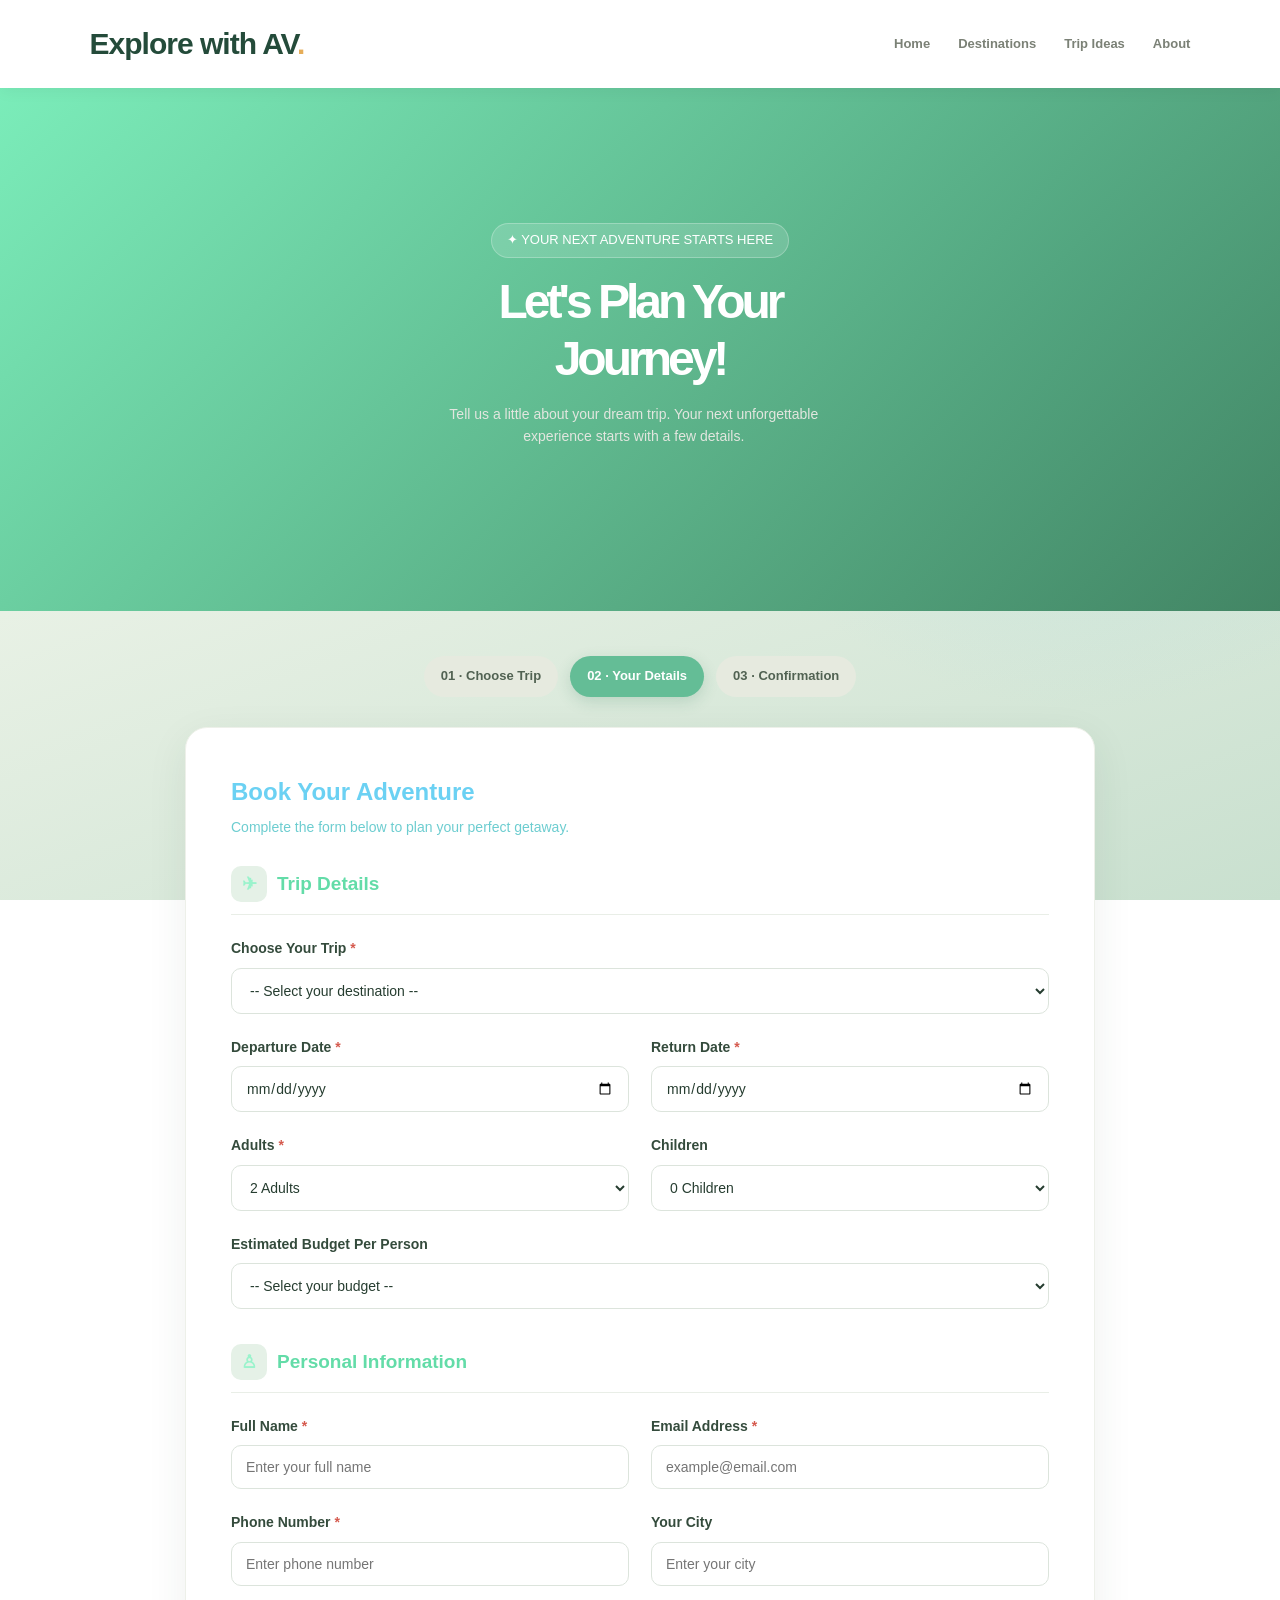
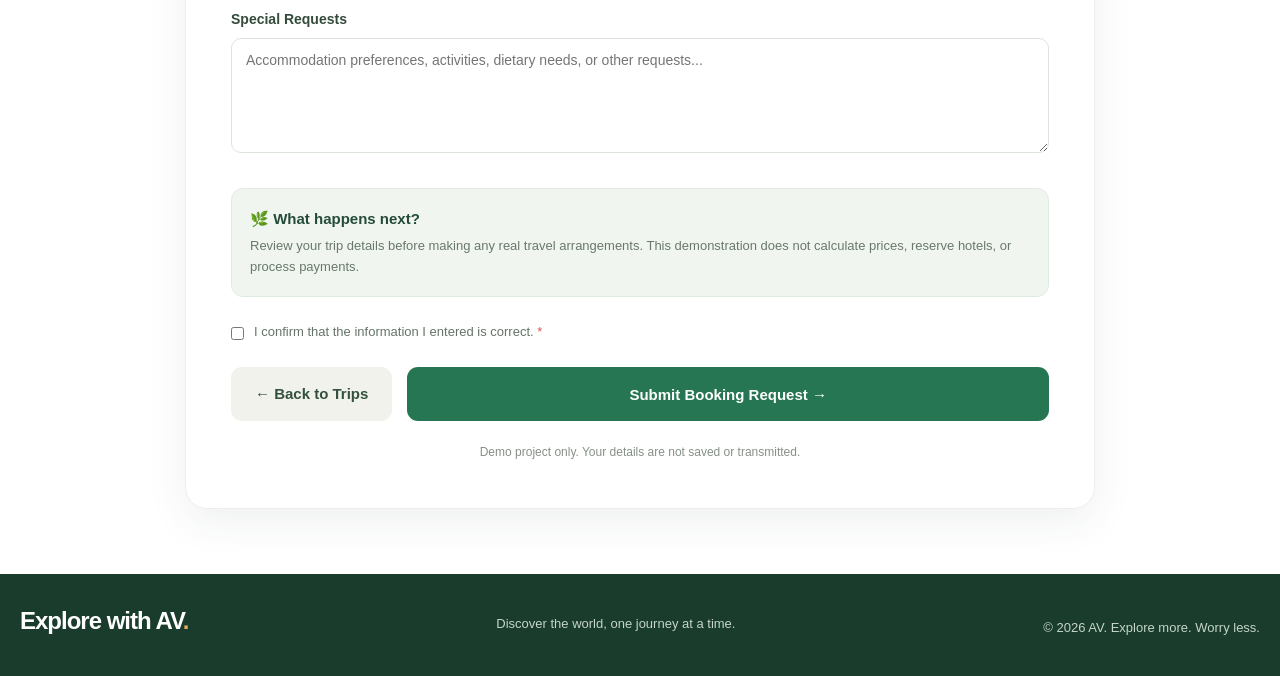
<file: Explore with AV/bookingpage.html>
<!DOCTYPE html>
<html lang="en">
<head>
    <meta charset="UTF-8">
    <meta name="viewport" content="width=device-width, initial-scale=1.0">

    <title>Book Your Trip | Roamly</title>
    <link rel="stylesheet" href="assests/css/trip.css">

</head>

<body>

    <!-- NAVIGATION -->
    <header class="navbar">
        <a href="index.html" class="logo">Explore with AV<span>.</span></a>

        <nav class="nav-links">
            <a href="index.html">Home</a>
            <a href="destinationpage.html">Destinations</a>
            <a href="tripspage.html">Trip Ideas</a>
            <a href="aboutpage.html">About</a>
        </nav>
    </header>

    <!-- HERO -->
    <section class="hero">
        <div class="hero-content">
            <span class="hero-tag">✦ YOUR NEXT ADVENTURE STARTS HERE</span>
            <h1>Let's Plan Your Journey!</h1>
            <p>Tell us a little about your dream trip. Your next
               unforgettable experience starts with a few details.</p>
        </div>
    </section>

    <!-- BOOKING FORM -->
    <main class="booking-section">

        <div class="steps">
            <span class="step">01 · Choose Trip</span>
            <span class="step active">02 · Your Details</span>
            <span class="step">03 · Confirmation</span>
        </div>

        <form class="booking-card"
              action="#confirmation"
              method="get"
              onsubmit="document.getElementById('booking-form').style.display='none'; document.getElementById('confirmation').style.display='block'; window.scrollTo(0,0); return false;"
              id="booking-form">

            <div class="form-heading">
                <h2>Book Your Adventure</h2>
                <p>Complete the form below to plan your perfect getaway.</p>
            </div>

            <!-- TRIP DETAILS -->
            <section class="form-section">
                <h3 class="section-title">
                    <span class="section-icon">✈</span>
                    Trip Details
                </h3>

                <div class="form-grid">

                    <div class="form-group full">
                        <label for="trip">
                            Choose Your Trip <span class="required">*</span>
                        </label>

                        <select id="trip" name="trip" required>
                            <option value="">-- Select your destination --</option>
                            <option value="Mountain Escape">Mountain Escape</option>
                            <option value="Island Getaway">Island Getaway</option>
                            <option value="Coastal Holiday">Coastal Holiday</option>
                            <option value="Nature Retreat">Nature Retreat</option>
                            <option value="Culture and City Break">Culture & City Break</option>
                            <option value="Outdoor Discovery">Outdoor Discovery</option>
                            <option value="Swiss Alps">Swiss Alps</option>
                            <option value="Bali">Bali</option>
                            <option value="Ooty">Ooty</option>
                            <option value="Manali">Manali</option>
                            <option value="Goa">Goa</option>
                            <option value="Other">Other</option>
                        </select>
                    </div>

                    <div class="form-group">
                        <label for="departure">
                            Departure Date <span class="required">*</span>
                        </label>
                        <input type="date" id="departure"
                               name="departure" required>
                    </div>

                    <div class="form-group">
                        <label for="return">
                            Return Date <span class="required">*</span>
                        </label>
                        <input type="date" id="return"
                               name="return" required>
                    </div>

                    <div class="form-group">
                        <label for="adults">
                            Adults <span class="required">*</span>
                        </label>
                        <select id="adults" name="adults" required>
                            <option value="1">1 Adult</option>
                            <option value="2" selected>2 Adults</option>
                            <option value="3">3 Adults</option>
                            <option value="4">4 Adults</option>
                            <option value="5">5 Adults</option>
                            <option value="6">6 Adults</option>
                        </select>
                    </div>

                    <div class="form-group">
                        <label for="children">Children</label>
                        <select id="children" name="children">
                            <option value="0" selected>0 Children</option>
                            <option value="1">1 Child</option>
                            <option value="2">2 Children</option>
                            <option value="3">3 Children</option>
                            <option value="4">4 Children</option>
                        </select>
                    </div>

                    <div class="form-group full">
                        <label for="budget">Estimated Budget Per Person</label>
                        <select id="budget" name="budget">
                            <option value="">-- Select your budget --</option>
                            <option value="Under ₹10000">Under ₹10,000</option>
                            <option value="₹10000-₹25000">₹10,000 - ₹25,000</option>
                            <option value="₹25000-₹50000">₹25,000 - ₹50,000</option>
                            <option value="Above ₹50000">Above ₹50,000</option>
                        </select>
                    </div>

                </div>
            </section>

            <!-- PERSONAL DETAILS -->
            <section class="form-section">
                <h3 class="section-title">
                    <span class="section-icon">♙</span>
                    Personal Information
                </h3>

                <div class="form-grid">

                    <div class="form-group">
                        <label for="fullname">
                            Full Name <span class="required">*</span>
                        </label>
                        <input type="text" id="fullname" name="fullname"
                               placeholder="Enter your full name"
                               autocomplete="name" required>
                    </div>

                    <div class="form-group">
                        <label for="email">
                            Email Address <span class="required">*</span>
                        </label>
                        <input type="email" id="email" name="email"
                               placeholder="example@email.com"
                               autocomplete="email" required>
                    </div>

                    <div class="form-group">
                        <label for="phone">
                            Phone Number <span class="required">*</span>
                        </label>
                        <input type="tel" id="phone" name="phone"
                               placeholder="Enter phone number"
                               autocomplete="tel" required>
                    </div>

                    <div class="form-group">
                        <label for="city">Your City</label>
                        <input type="text" id="city" name="city"
                               placeholder="Enter your city"
                               autocomplete="address-level2">
                    </div>

                    <div class="form-group full">
                        <label for="requests">Special Requests</label>
                        <textarea id="requests" name="requests"
                                  placeholder="Accommodation preferences, activities, dietary needs, or other requests..."></textarea>
                    </div>

                </div>
            </section>

            <!-- INFORMATION -->
            <div class="info-box">
                <h3>🌿 What happens next?</h3>
                <p>
                    Review your trip details before making any real travel
                    arrangements. This demonstration does not calculate
                    prices, reserve hotels, or process payments.
                </p>
            </div>

            <label class="terms">
                <input type="checkbox" required>
                <span>
                    I confirm that the information I entered is correct.
                    <span class="required">*</span>
                </span>
            </label>

            <!-- ACTIONS -->
            <div class="button-row">
                <a href="tripspage.html" class="btn btn-secondary">
                    ← Back to Trips
                </a>

                <button type="submit" class="btn btn-primary">
                    Submit Booking Request →
                </button>
            </div>

            <p class="privacy-note">
                Demo project only. Your details are not saved or transmitted.
            </p>

        </form>

        <!-- DEMO CONFIRMATION -->
        <section class="confirmation" id="confirmation">
            <div class="success-icon">✓</div>

            <h2>Thank You for Choosing Roamly!</h2>

            <p>
                Your demo booking form has been completed successfully.
                Your next adventure is waiting!
            </p>

            <p>
                No actual reservation has been created.
            </p>

            <a href="index.html" class="btn btn-primary">
                Back to Home →
            </a>
        </section>

    </main>

    <!-- FOOTER -->
    <footer class="footer">
        <a href="index.html" class="logo">Explore with AV<span>.</span></a>
        <p>Discover the world, one journey at a time.</p>
        <p style="margin-top: 8px;">© 2026 AV. Explore more. Worry less.</p>
    </footer>

</body>
</html>
</file>
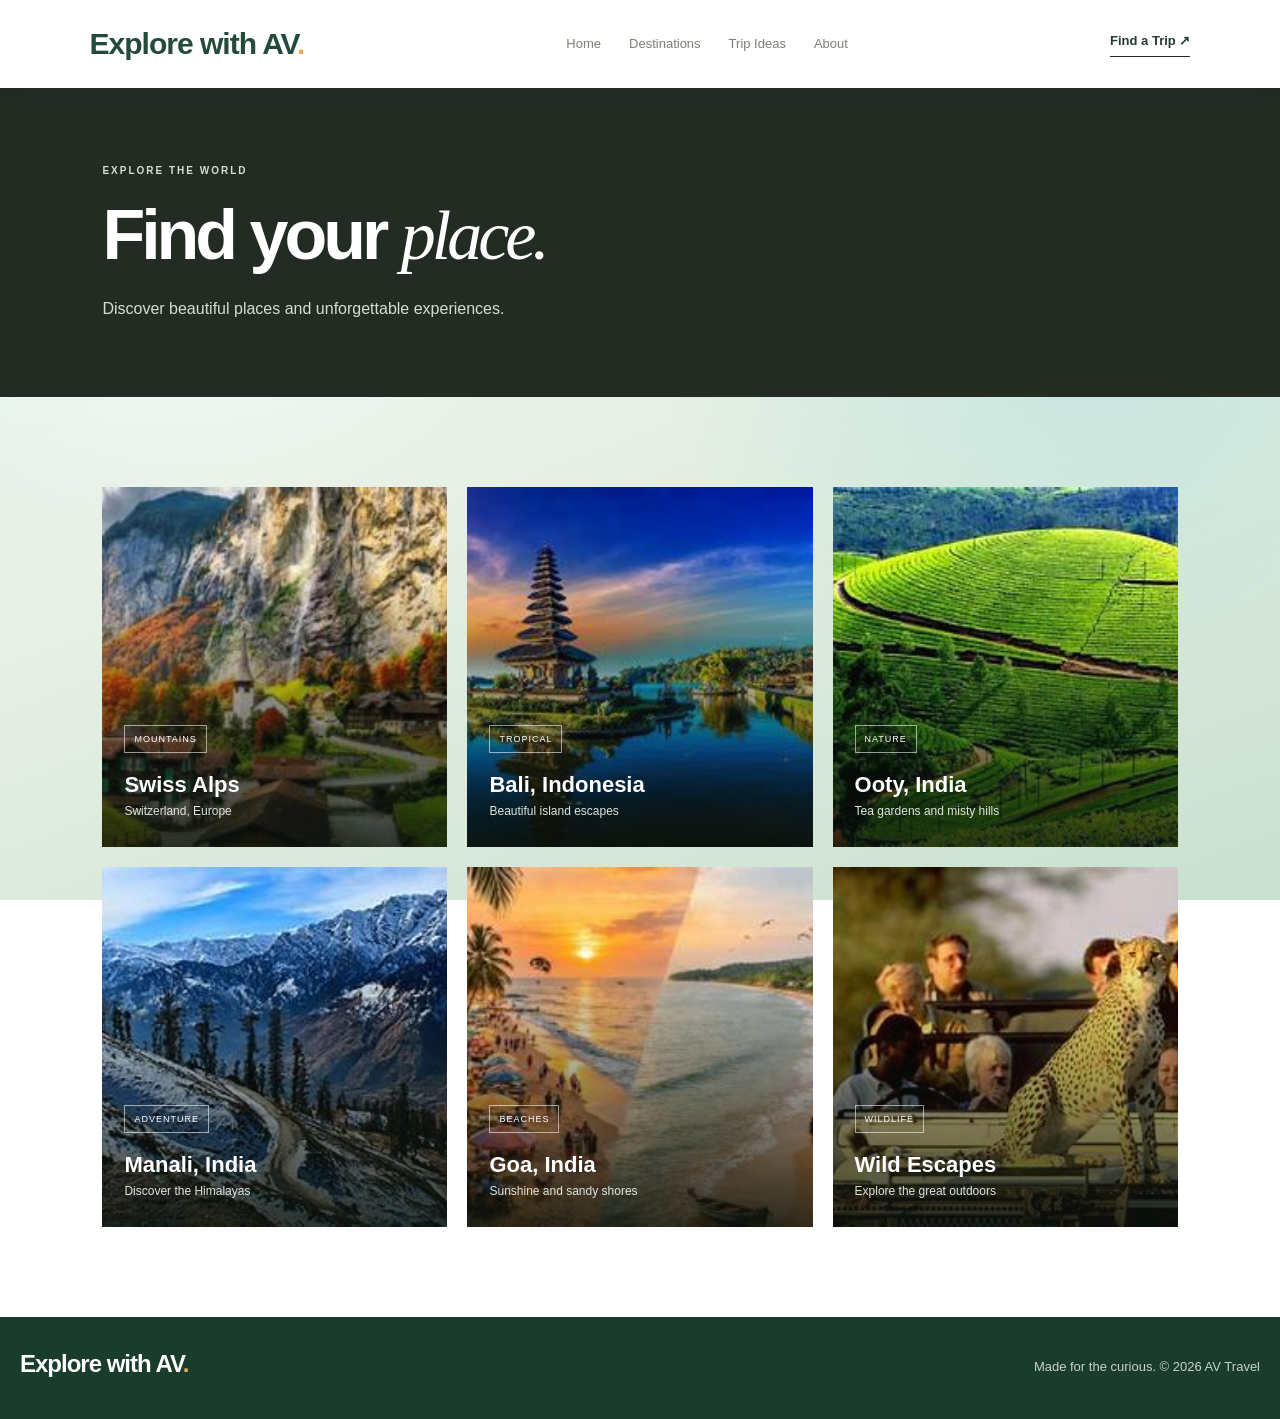
<file: Explore with AV/destinationpage.html>
<!DOCTYPE html>
<html lang="en">
<head>
    <meta charset="UTF-8">
    <meta name="viewport" content="width=device-width, initial-scale=1.0">
    <title>Destinations |Explore with AV</title>
    <link rel="stylesheet" href="assests/css/trip.css">
</head>
<body>

<header class="navbar">
    <a href="index.html" class="logo">Explore with AV<span>.</span></a>
    <nav>
        <a href="index.html">Home</a>
        <a href="destinationpage.html">Destinations</a>
        <a href="tripspage.html">Trip Ideas</a>
        <a href="aboutpage.html">About</a>
    </nav>
    <a href="findmytrips.html" class="nav-btn">Find a Trip ↗</a>
</header>

<section class="page-banner">
    <p class="eyebrow">EXPLORE THE WORLD</p>
    <h1>Find your <em>place.</em></h1>
    <p>Discover beautiful places and unforgettable experiences.</p>
</section>

<main class="section">
    <div class="destination-grid">
        <a href="findmytrips.html" class="destination-card">
            <img src="assests/img/swiz img.jpg" alt="Swiss Alps">
            <div class="card-content">
                <span class="tag">MOUNTAINS</span>
                <h3>Swiss Alps</h3>
                <p>Switzerland, Europe</p>
            </div>
        </a>

        <a href="findmytrips.html" class="destination-card">
            <img src="assests/img/bali img.jpg" alt="Bali">
            <div class="card-content">
                <span class="tag">TROPICAL</span>
                <h3>Bali, Indonesia</h3>
                <p>Beautiful island escapes</p>
            </div>
        </a>

        <a href="findmytrips.html" class="destination-card">
            <img src="assests/img/ooty img.jpg" alt="Ooty">
            <div class="card-content">
                <span class="tag">NATURE</span>
                <h3>Ooty, India</h3>
                <p>Tea gardens and misty hills</p>
            </div>
        </a>

        <a href="findmytrips.html" class="destination-card">
            <img src="assests/img/manali img.jpg" alt="Manali">
            <div class="card-content">
                <span class="tag">ADVENTURE</span>
                <h3>Manali, India</h3>
                <p>Discover the Himalayas</p>
            </div>
        </a>

        <a href="findmytrips.html" class="destination-card">
            <img src="assests/img/goa beach img.jpg" alt="Goa beaches">
            <div class="card-content">
                <span class="tag">BEACHES</span>
                <h3>Goa, India</h3>
                <p>Sunshine and sandy shores</p>
            </div>
        </a>

        <a href="findmytrips.html" class="destination-card">
            <img src="assests/img/wildlife img.jpg" alt="Wildlife and nature">
            <div class="card-content">
                <span class="tag">WILDLIFE</span>
                <h3>Wild Escapes</h3>
                <p>Explore the great outdoors</p>
            </div>
        </a>
    </div>
</main>

<footer class="footer">
    <a href="index.html" class="logo">Explore with AV<span>.</span></a>
    <p>Made for the curious. © 2026 AV Travel</p>
</footer>

</body>
</html>
</file>
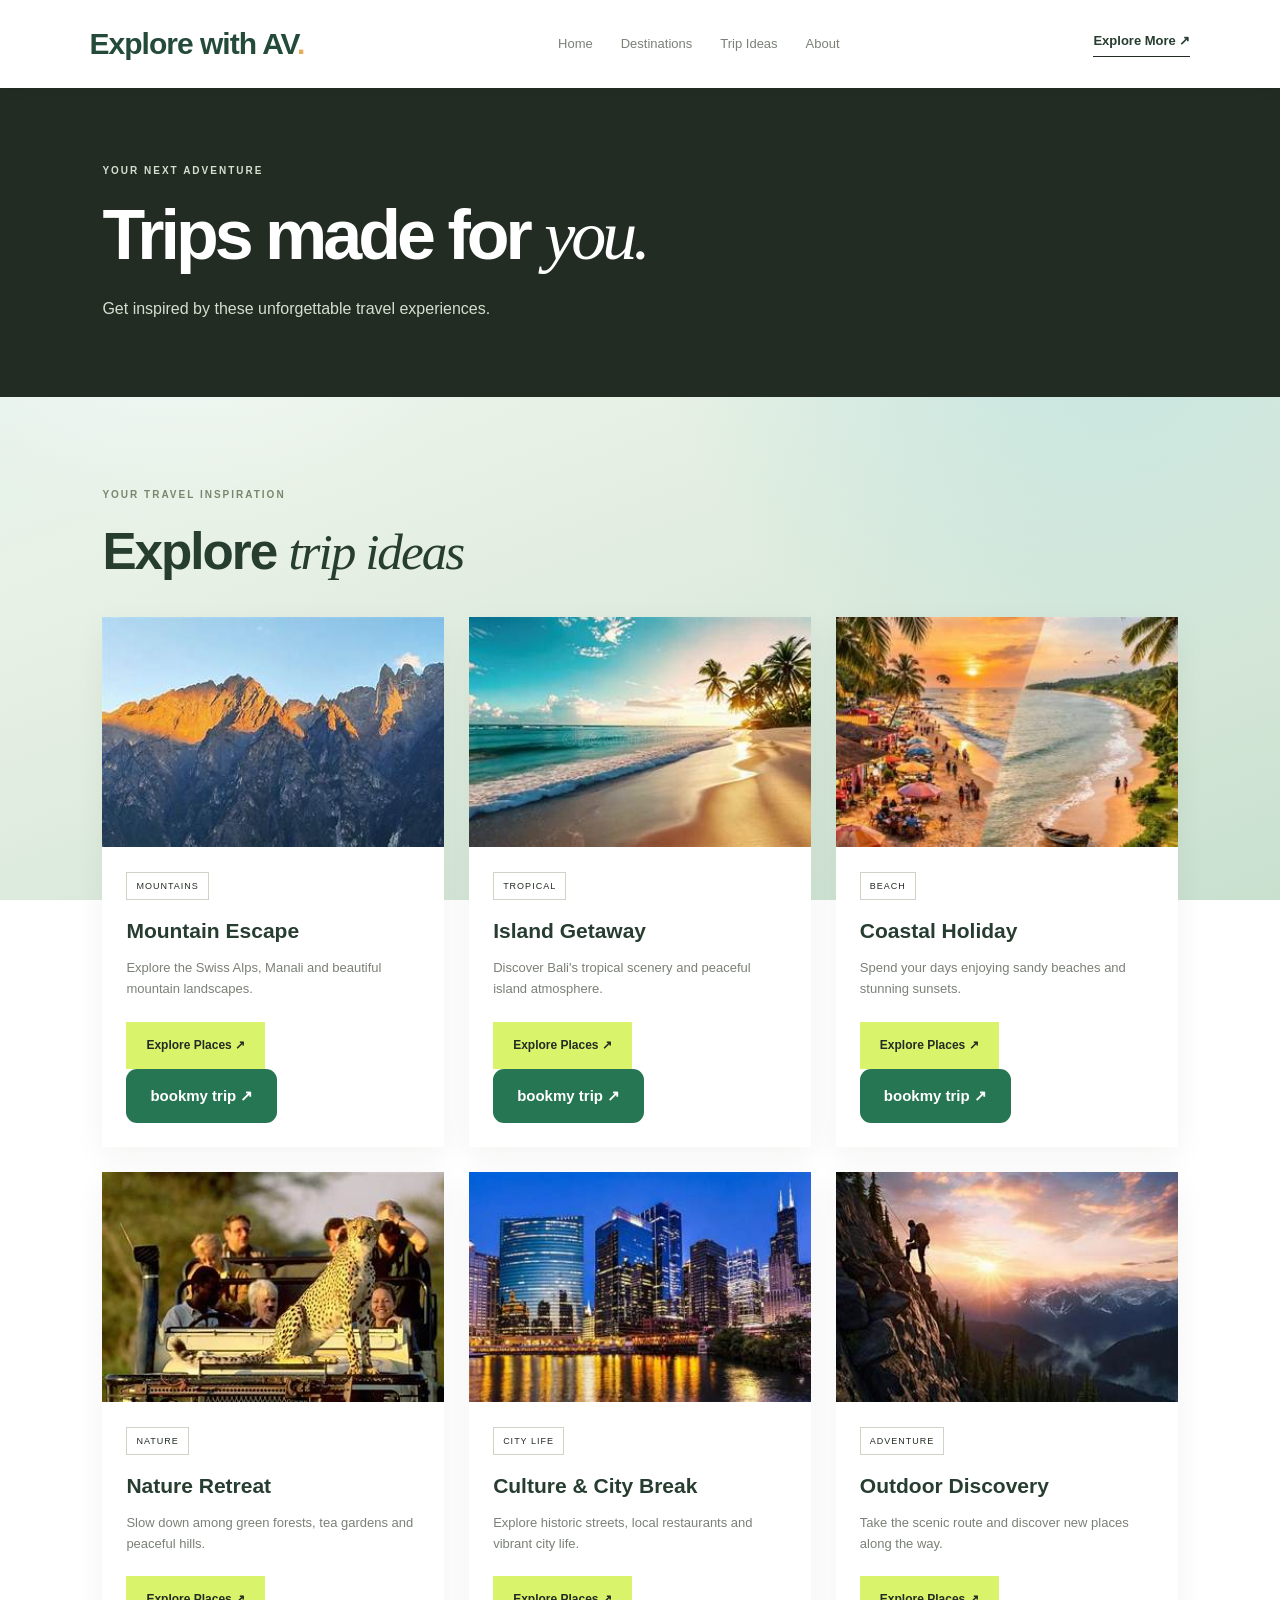
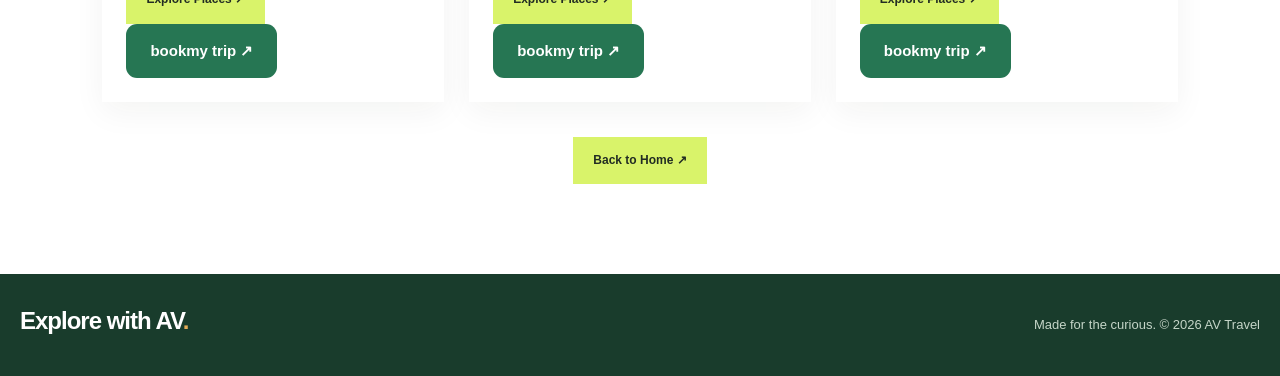
<file: Explore with AV/findmytrips.html>
<!DOCTYPE html>
<html lang="en">
<head>
    <meta charset="UTF-8">
    <meta name="viewport" content="width=device-width, initial-scale=1.0">
    <title>Find Your Trip |Explore with AV</title>
    <link rel="stylesheet" href="assests/css/trip.css">
</head>

<body>

<header class="navbar">
    <a href="index.html" class="logo">Explore with AV<span>.</span></a>
    <nav>
        <a href="index.html">Home</a>
        <a href="destinationpage.html">Destinations</a>
        <a href="tripspage.html">Trip Ideas</a>
        <a href="aboutpage.html">About</a>
    </nav>
    <a href="destinationpage.html" class="nav-btn">Explore More ↗</a>
</header>

<section class="page-banner">
    <p class="eyebrow">YOUR NEXT ADVENTURE</p>
    <h1>Trips made for <em>you.</em></h1>
    <p>Get inspired by these unforgettable travel experiences.</p>
</section>

<main class="section">
    <div class="section-heading">
        <div>
            <p class="eyebrow">YOUR TRAVEL INSPIRATION</p>
            <h2>Explore <em>trip ideas</em></h2>
        </div>
    </div>

    <div class="idea-grid">
        <article class="idea-card">
            <img src="assests/img/mountain img.jpg" alt="Mountain escape">
            <div class="idea-content">
                <span class="tag">MOUNTAINS</span>
                <h2>Mountain Escape</h2>
                <p>Explore the Swiss Alps, Manali and beautiful mountain landscapes.</p>
                <a href="destinationpage.html" class="primary-btn">Explore Places ↗</a>
                <a href="./bookingpage.html" class="btn">bookmy trip ↗</a>
            </div>
        </article>

        <article class="idea-card">
            <img src="assests/img/tropical img.jpg" alt="Tropical island">
            <div class="idea-content">
                <span class="tag">TROPICAL</span>
                <h2>Island Getaway</h2>
                <p>Discover Bali's tropical scenery and peaceful island atmosphere.</p>
                <a href="destinationpage.html" class="primary-btn">Explore Places ↗</a>
                <a href="./bookingpage.html" class="btn">bookmy trip ↗</a>
            </div>
        </article>

        <article class="idea-card">
            <img src="assests/img/goa beach img.jpg" alt="Beach vacation">
            <div class="idea-content">
                <span class="tag">BEACH</span>
                <h2>Coastal Holiday</h2>
                <p>Spend your days enjoying sandy beaches and stunning sunsets.</p>
                <a href="destinationpage.html" class="primary-btn">Explore Places ↗</a>
                <a href="./bookingpage.html" class="btn">bookmy trip ↗</a>
            </div>
        </article>

        <article class="idea-card">
            <img src="assests/img/wildlife img.jpg" alt="Nature adventure">
            <div class="idea-content">
                <span class="tag">NATURE</span>
                <h2>Nature Retreat</h2>
                <p>Slow down among green forests, tea gardens and peaceful hills.</p>
                <a href="destinationpage.html" class="primary-btn">Explore Places ↗</a>
                <a href="./bookingpage.html" class="btn">bookmy trip ↗</a>
            </div>
        </article>

        <article class="idea-card">
            <img src="assests/img/city img.jpg" alt="City sightseeing">
            <div class="idea-content">
                <span class="tag">CITY LIFE</span>
                <h2>Culture & City Break</h2>
                <p>Explore historic streets, local restaurants and vibrant city life.</p>
                <a href="destinationpage.html" class="primary-btn">Explore Places ↗</a>
                <a href="./bookingpage.html" class="btn">bookmy trip ↗</a>
            </div>
        </article>

        <article class="idea-card">
            <img src="assests/img/adventure img.jpg" alt="Outdoor adventure">
            <div class="idea-content">
                <span class="tag">ADVENTURE</span>
                <h2>Outdoor Discovery</h2>
                <p>Take the scenic route and discover new places along the way.</p>
                <a href="destinationpage.html" class="primary-btn">Explore Places ↗</a>
                <a href="./bookingpage.html" class="btn">bookmy trip ↗</a>
            </div>
        </article>
    </div>

    <div class="center-button">
        <a href="index.html" class="primary-btn">Back to Home ↗</a>
    </div>
</main>

<footer class="footer">
    <a href="index.html" class="logo">Explore with AV<span>.</span></a>
    <p>Made for the curious. © 2026 AV Travel</p>
</footer>

</body>
</html>
</file>
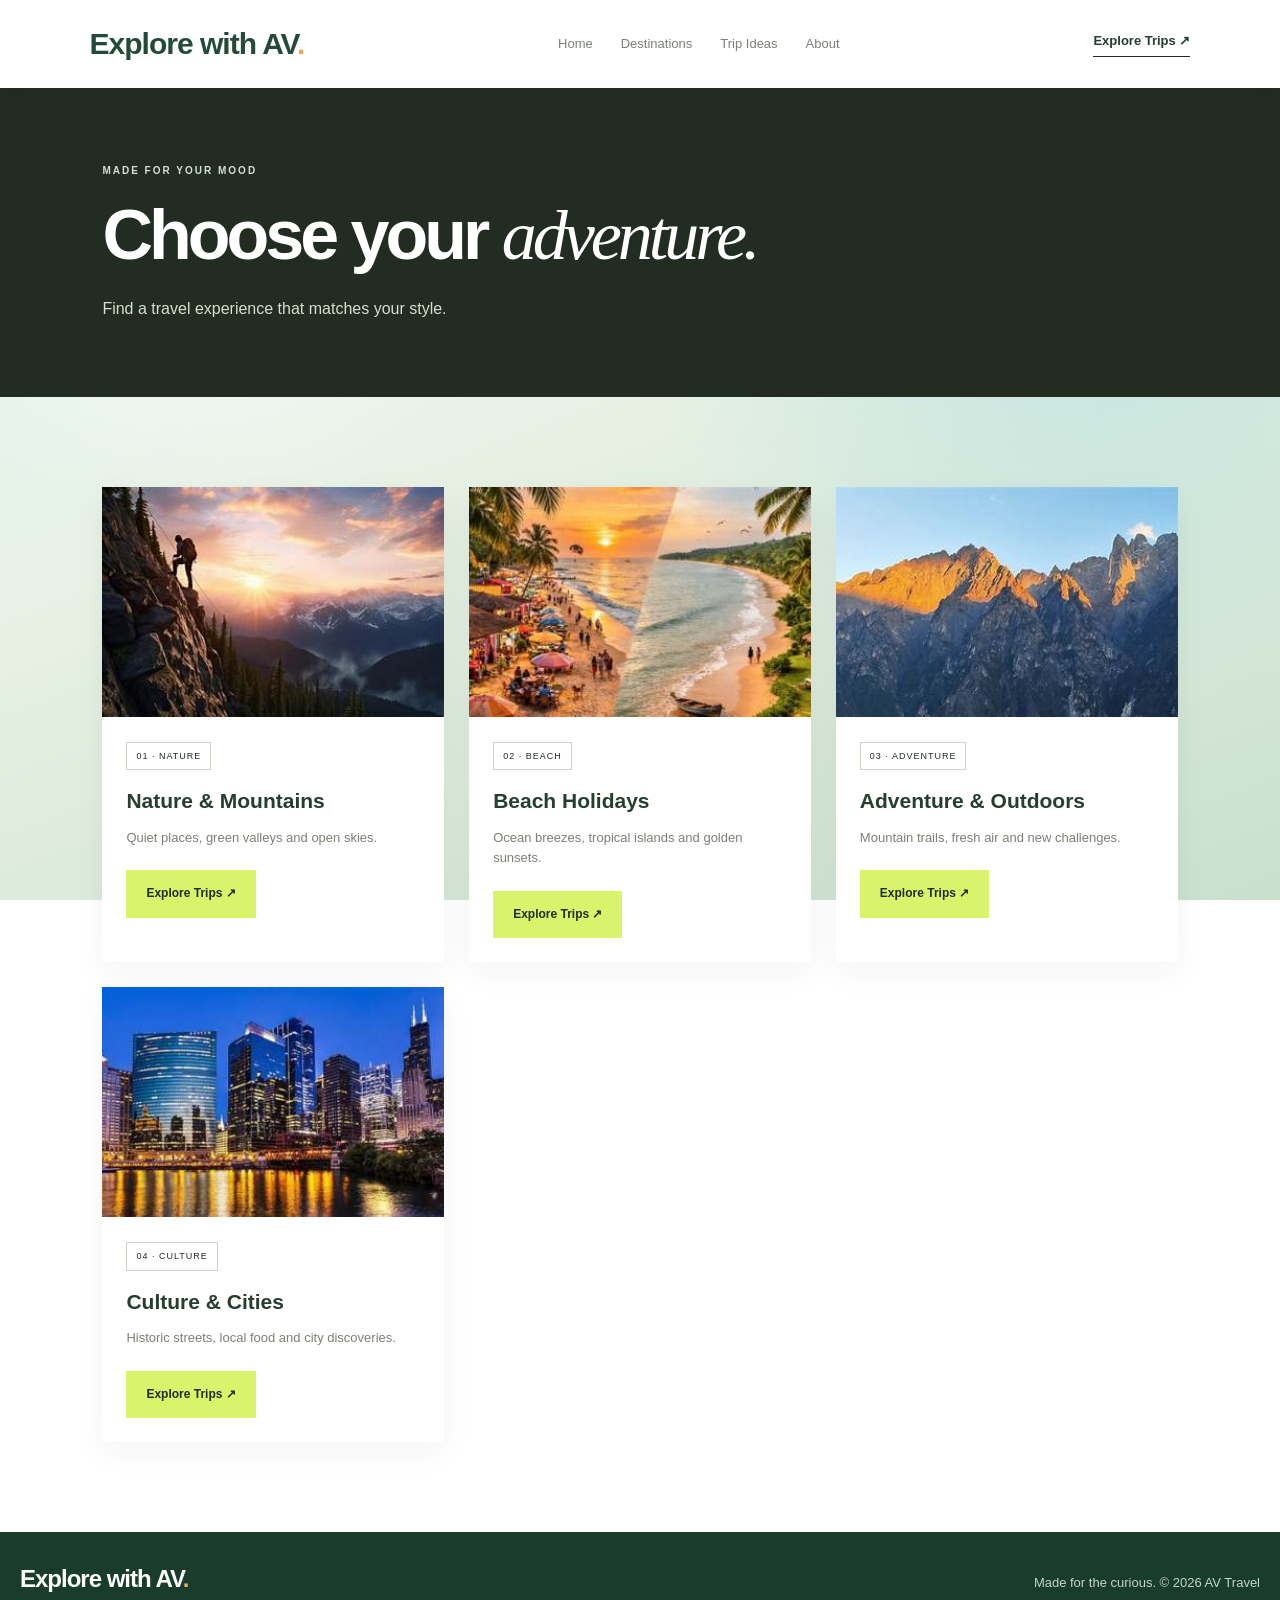
<file: Explore with AV/tripspage.html>
<!DOCTYPE html>
<html lang="en">
<head>
    <meta charset="UTF-8">
    <meta name="viewport" content="width=device-width, initial-scale=1.0">
    <title>Trip Ideas | Explore with AV</title>
    <link rel="stylesheet" href="assests/css/trip.css">
</head>
<body>

<header class="navbar">
    <a href="index.html" class="logo">Explore with AV<span>.</span></a>
    <nav>
        <a href="index.html">Home</a>
        <a href="destinationpage.html">Destinations</a>
        <a href="tripspage.html">Trip Ideas</a>
        <a href="aboutpage.html">About</a>
    </nav>
    <a href="findmytrips.html" class="nav-btn">Explore Trips ↗</a>
</header>

<section class="page-banner">
    <p class="eyebrow">MADE FOR YOUR MOOD</p>
    <h1>Choose your <em>adventure.</em></h1>
    <p>Find a travel experience that matches your style.</p>
</section>

<main class="section">
    <div class="idea-grid">
        <article class="idea-card">
            <img src="assests/img/adventure img.jpg" alt="Nature adventure">
            <div class="idea-content">
                <span class="tag">01 · NATURE</span>
                <h2>Nature & Mountains</h2>
                <p>Quiet places, green valleys and open skies.</p>
                <a href="findmytrips.html" class="primary-btn">Explore Trips ↗</a>
            </div>
        </article>

        <article class="idea-card">
            <img src="assests/img/goa beach img.jpg" alt="Beach holiday">
            <div class="idea-content">
                <span class="tag">02 · BEACH</span>
                <h2>Beach Holidays</h2>
                <p>Ocean breezes, tropical islands and golden sunsets.</p>
                <a href="findmytrips.html" class="primary-btn">Explore Trips ↗</a>
            </div>
        </article>

        <article class="idea-card">
            <img src="assests/img/mountain img.jpg" alt="Outdoor adventure">
            <div class="idea-content">
                <span class="tag">03 · ADVENTURE</span>
                <h2>Adventure & Outdoors</h2>
                <p>Mountain trails, fresh air and new challenges.</p>
                <a href="findmytrips.html" class="primary-btn">Explore Trips ↗</a>
            </div>
        </article>

        <article class="idea-card">
            <img src="assests/img/city img.jpg" alt="City travel">
            <div class="idea-content">
                <span class="tag">04 · CULTURE</span>
                <h2>Culture & Cities</h2>
                <p>Historic streets, local food and city discoveries.</p>
                <a href="findmytrips.html" class="primary-btn">Explore Trips ↗</a>
            </div>
        </article>
    </div>
</main>

<footer class="footer">
    <a href="index.html" class="logo">Explore with AV<span>.</span></a>
    <p>Made for the curious. © 2026 AV Travel</p>
</footer>

</body>
</html>
</file>
<file: AV Culinary/assests/css/style.css>
:root {
    --cream: #f6f3eb;
    --dark: #20291f;
    --olive: #596447;
    --gold: #c5a56c;
    --muted: #77786c;
    --white: #ffffff;
}

* {
    margin: 0;
    padding: 0;
    box-sizing: border-box;
}

html {
    scroll-behavior: smooth;
    scroll-padding-top: 100px;
}

body {
    font-family: Arial, sans-serif;
    background: var(--cream);
    color: var(--dark);
    line-height: 1.7;
}

h1, h2, h3 {
    font-family: Georgia, serif;
    font-weight: 500;
    line-height: 1.25;
}

h1 {
    font-size: clamp(38px, 5vw, 62px);
}

h2 {
    font-size: clamp(30px, 4vw, 45px);
}

h1 em, h2 em {
    color: var(--gold);
}

a {
    color: inherit;
    text-decoration: none;
}

img {
    width: 100%;
    display: block;
    object-fit: cover;
}

.navbar {
    padding: 16px 7%;
    min-height: 85px;
    display: flex;
    justify-content: space-between;
    align-items: center;
    gap: 22px;
    flex-wrap: wrap;
    background: var(--cream);
}

.logo {
    display: flex;
    align-items: center;
    gap: 10px;
    font-size: 13px;
    font-weight: bold;
    letter-spacing: 1.5px;
    line-height: 1.5;
}

.logo-icon {
    color: var(--olive);
    font-family: Georgia, serif;
    font-size: 34px;
}

.logo small {
    display: block;
    font-size: 8px;
    letter-spacing: 1.5px;
}

.navbar nav {
    display: flex;
    gap: 18px;
    flex-wrap: wrap;
}

.navbar nav a {
    font-size: 12px;
    transition: color 0.3s;
}

.navbar nav a:hover {
    color: var(--gold);
}

.nav-button, .btn {
    display: inline-block;
    padding: 12px 20px;
    border: 1px solid var(--olive);
    font-size: 12px;
    cursor: pointer;
    text-align: center;
    transition: 0.3s;
}

.nav-button:hover {
    background: var(--olive);
    color: white;
}

.btn-primary {
    background: var(--olive);
    color: white;
}

.btn-primary:hover {
    background: var(--dark);
    transform: translateY(-2px);
}

.btn-outline {
    border-color: white;
    color: white;
}

.btn-outline:hover {
    background: white;
    color: var(--dark);
}

.section {
    padding: 85px 8%;
}

.section-label {
    color: var(--olive);
    font-size: 10px;
    font-weight: bold;
    letter-spacing: 2px;
}

.hero {
    min-height: 590px;
    padding: 100px 8%;
    display: flex;
    align-items: center;
    color: white;
    background:
        linear-gradient(90deg, rgba(20,30,20,.9), rgba(20,30,20,.15)),
        url("https://images.unsplash.com/photo-1517248135467-4c7edcad34c4?auto=format&fit=crop&w=1800&q=85")
        center/cover;
}

.hero-content {
    max-width: 620px;
}

.hero h1 {
    margin: 20px 0;
    font-size: clamp(45px, 6vw, 76px);
}

.hero p {
    margin-bottom: 25px;
    font-size: 14px;
}

.hero .section-label {
    color: #e6cb98;
}

.hero-actions {
    display: flex;
    flex-wrap: wrap;
    gap: 12px;
}

.intro-grid, .two-column {
    display: grid;
    grid-template-columns: repeat(2, minmax(0, 1fr));
    gap: 35px;
    align-items: center;
}

.intro-grid p, .muted {
    color: var(--muted);
    font-size: 14px;
}

.stats {
    display: grid;
    grid-template-columns: repeat(3, 1fr);
    gap: 20px;
    margin-top: 45px;
    padding-top: 25px;
    border-top: 1px solid #d8d5ca;
}

.stats h3 {
    color: var(--olive);
    font-size: 30px;
}

.page-heading {
    padding: 65px 8%;
    text-align: center;
    background: #eae8dd;
}

.page-heading h1 {
    margin: 15px 0;
}

.page-heading p {
    color: var(--muted);
    font-size: 14px;
}

.grid-3 {
    display: grid;
    grid-template-columns: repeat(3, minmax(0, 1fr));
    gap: 24px;
}

.content-card {
    background: white;
    border: 1px solid #e7e4d9;
    overflow: hidden;
    transition: transform 0.3s, box-shadow 0.3s;
}

.content-card:hover {
    transform: translateY(-5px);
    box-shadow: 0 15px 35px #20291f14;
}

.content-card img {
    height: 230px;
}

.card-body {
    padding: 23px;
}

.card-body h3 {
    font-size: 25px;
    margin: 8px 0;
}

.card-body p {
    color: var(--muted);
    font-size: 13px;
    margin: 10px 0 18px;
}

.card-tag {
    color: var(--olive);
    font-size: 10px;
    letter-spacing: 1px;
    font-weight: bold;
}

.text-link {
    display: inline-block;
    margin-top: 12px;
    padding-bottom: 4px;
    border-bottom: 1px solid var(--gold);
    font-size: 12px;
    font-weight: bold;
}

.price {
    color: var(--olive);
    font-weight: bold;
}

.form-section {
    padding: 65px 20px 90px;
    background: radial-gradient(ellipse at top, #e9e9dc, var(--cream) 70%);
}

.form-card {
    max-width: 650px;
    margin: 0 auto;
    padding: 35px;
    background: white;
    border: 1px solid #e7e4d9;
    box-shadow: 0 15px 45px #20291f0d;
}

.form-card h2 {
    font-size: 32px;
}

.form-card > p {
    color: var(--muted);
    font-size: 13px;
    margin: 8px 0 22px;
}

.form-card label {
    display: block;
    margin: 16px 0 7px;
    font-size: 12px;
    font-weight: bold;
}

.form-card input,
.form-card select,
.form-card textarea {
    width: 100%;
    padding: 12px;
    border: 1px solid #deded4;
    background: #fcfbf7;
    color: var(--dark);
    font: inherit;
    font-size: 13px;
}

.form-card input:focus,
.form-card select:focus,
.form-card textarea:focus {
    outline: 1px solid var(--olive);
}

.form-row {
    display: grid;
    grid-template-columns: 1fr 1fr;
    gap: 15px;
}

.submit-btn {
    width: 100%;
    margin-top: 24px;
}

.form-note {
    margin-top: 15px;
    text-align: center;
    color: var(--muted);
    font-size: 11px;
}

.center-card {
    max-width: 620px;
    margin: 0 auto;
    padding: 40px 25px;
    background: white;
    text-align: center;
    border: 1px solid #e7e4d9;
}

.success-icon {
    width: 60px;
    height: 60px;
    display: grid;
    place-items: center;
    margin: 0 auto 22px;
    border-radius: 50%;
    background: #e8eadf;
    color: var(--olive);
    font-size: 28px;
}

.reference-box {
    margin: 25px 0;
    padding: 20px;
    background: var(--cream);
    border: 1px dashed #c5c3b5;
}

.reference-box strong, .reference-box small {
    display: block;
}

.reference-box strong {
    color: var(--olive);
    font-size: 23px;
    margin: 7px 0;
}

.status-row {
    display: flex;
    justify-content: space-between;
    gap: 15px;
    padding: 15px 0;
    border-bottom: 1px solid #e7e4d9;
    font-size: 12px;
    text-align: left;
}

.quote-section {
    padding: 75px 8%;
    text-align: center;
    background: var(--dark);
    color: white;
}

.quote-section p {
    margin-top: 20px;
    color: #d7c398;
    font-size: 10px;
    letter-spacing: 2px;
}

.footer {
    padding: 35px 8%;
    display: flex;
    flex-wrap: wrap;
    justify-content: space-between;
    gap: 20px;
    background: #eae8dd;
}

.footer p, .footer a {
    font-size: 12px;
}

.footer-links {
    display: flex;
    flex-wrap: wrap;
    gap: 18px;
}

@media (max-width: 850px) {
    .navbar {
        justify-content: center;
    }

    .navbar nav {
        justify-content: center;
    }

    .grid-3 {
        grid-template-columns: repeat(2, minmax(0, 1fr));
    }

    .section {
        padding: 65px 5%;
    }
}

@media (max-width: 600px) {
    .navbar {
        padding: 18px 4%;
    }

    .navbar nav {
        gap: 12px;
    }

    .navbar nav a {
        font-size: 11px;
    }

    .hero {
        min-height: 520px;
        padding: 65px 6%;
    }

    .grid-3, .intro-grid, .two-column {
        grid-template-columns: 1fr;
    }

    .form-row {
        grid-template-columns: 1fr;
        gap: 0;
    }

    .form-card {
        padding: 24px 18px;
    }

    .stats {
        gap: 10px;
    }

    .stats h3 {
        font-size: 23px;
    }

    .stats p {
        font-size: 10px;
    }

    .footer {
        flex-direction: column;
    }
}
</file>
<file: Explore with AV/assests/css/trip.css>
:root {
    --dark: #222c23;
    --light: #f7f7f2;
    --green: #d9f36a;
    --muted: #7b8176;
}

* {
    margin: 0;
    padding: 0;
    box-sizing: border-box;
}

html {
    scroll-behavior: smooth;
}

body {
    font-family: Arial, sans-serif;
    background: var(--light);
    color: var(--dark);
    line-height: 1.6;
}

a {
    color: inherit;
    text-decoration: none;
}

img {
    max-width: 100%;
}

.navbar {
    min-height: 82px;
    padding: 18px 8%;
    display: flex;
    justify-content: space-between;
    align-items: center;
    gap: 25px;
    background: var(--light);
}

.logo {
    font-size: 28px;
    font-weight: 800;
    letter-spacing: -2px;
    white-space: nowrap;
}

.logo span {
    color: #91aa38;
}

.navbar nav {
    display: flex;
    gap: 28px;
}

.navbar nav a,
.nav-btn {
    font-size: 13px;
    transition: color .3s;
}

.navbar nav a {
    color: var(--muted);
}

.navbar nav a:hover,
.nav-btn:hover {
    color: #91aa38;
}

.nav-btn {
    font-weight: 700;
    border-bottom: 1px solid var(--dark);
    padding-bottom: 5px;
    white-space: nowrap;
}

.hero {
    min-height: 620px;
    display: flex;
    align-items: center;
    color: white;
    background:
        linear-gradient(90deg, rgba(15,25,18,.82),
        rgba(15,25,18,.25)),
        url("https://images.unsplash.com/photo-1464822759023-fed622ff2c3b?auto=format&fit=crop&w=2000&q=90")
        center / cover no-repeat;
}

.hero-content {
    padding: 80px 12%;
    max-width: 850px;
}

.eyebrow {
    font-size: 10px;
    font-weight: 700;
    letter-spacing: 2px;
    color: #7b866e;
    margin-bottom: 18px;
}

.hero .eyebrow,
.trips-section .eyebrow,
.page-banner .eyebrow {
    color: #d5dfce;
}

.hero h1,
.page-banner h1 {
    font-size: clamp(48px, 7vw, 82px);
    line-height: 1.1;
    letter-spacing: -4px;
    margin-bottom: 22px;
}

h1 em,
h2 em {
    font-family: Georgia, serif;
    font-weight: 400;
}

.hero-content > p:not(.eyebrow) {
    max-width: 440px;
    color: #e2e6df;
    font-size: 14px;
    margin-bottom: 28px;
}

.hero-buttons {
    display: flex;
    align-items: center;
    gap: 20px;
    flex-wrap: wrap;
}

.primary-btn,
.secondary-btn,
.search-btn {
    display: inline-block;
    padding: 14px 20px;
    font-size: 12px;
    font-weight: 700;
    transition: .3s;
}

.primary-btn {
    background: var(--green);
    color: var(--dark);
}

.primary-btn:hover {
    background: #edffad;
    transform: translateY(-3px);
}

.secondary-btn {
    color: white;
    border-bottom: 1px solid white;
}

.search-section {
    width: 84%;
    margin: 0 auto;
    padding: 28px;
    background: white;
    display: grid;
    grid-template-columns: 1fr 1.2fr 1.2fr auto;
    gap: 22px;
    align-items: center;
    box-shadow: 0 12px 30px #20271c0d;
}

.search-section h3 {
    font-size: 15px;
}

.search-section p {
    font-size: 11px;
    color: var(--muted);
}

.search-option {
    border-left: 1px solid #e4e7df;
    padding-left: 18px;
}

.search-option label {
    display: block;
    font-size: 10px;
    letter-spacing: 1px;
    color: var(--muted);
    margin-bottom: 8px;
}

.search-option select {
    width: 100%;
    padding: 5px 0;
    border: none;
    background: white;
    color: var(--dark);
    font: inherit;
    font-size: 12px;
}

.search-btn {
    background: var(--dark);
    color: white;
    border: none;
    cursor: pointer;
    text-align: center;
}

.search-btn:hover {
    background: #455440;
}

.section {
    padding: 90px 8%;
}

.section-heading {
    display: flex;
    justify-content: space-between;
    align-items: end;
    gap: 20px;
    margin-bottom: 35px;
}

.section-heading h2,
.newsletter h2 {
    font-size: clamp(34px, 4vw, 52px);
    line-height: 1.2;
    letter-spacing: -2px;
}

.heading-note {
    color: var(--muted);
    font-size: 12px;
}

.destination-grid {
    display: grid;
    grid-template-columns: repeat(3, minmax(0, 1fr));
    gap: 20px;
}

.destination-card {
    height: 360px;
    position: relative;
    overflow: hidden;
    color: white;
    background: #c6cbb9;
}



.destination-card img {
    width: 100%;
    height: 100%;
    object-fit: cover;
    transition: transform .5s;
}

.destination-card:hover img {
    transform: scale(1.06);
}

.destination-card::after {
    content: "";
    position: absolute;
    inset: 0;
    background: linear-gradient(transparent 25%, rgba(8,17,11,.82));
}

.card-content {
    position: absolute;
    z-index: 1;
    bottom: 25px;
    left: 22px;
    right: 22px;
}

.tag {
    display: inline-block;
    font-size: 9px;
    letter-spacing: 1px;
    border: 1px solid #ffffff90;
    padding: 6px 9px;
    margin-bottom: 14px;
}

.card-content h3 {
    font-size: 22px;
}

.card-content p {
    font-size: 12px;
    color: #e0e5dd;
}

.center-button {
    text-align: center;
    margin-top: 35px;
}

.trips-section {
    background: var(--dark);
    color: white;
    padding: 90px 8%;
    display: grid;
    grid-template-columns: .85fr 1.15fr;
    gap: 10%;
}

.trips-section h2 {
    font-size: clamp(42px, 5vw, 64px);
    line-height: 1.1;
    margin-bottom: 22px;
}

.trips-section > div:first-child > p:not(.eyebrow) {
    font-size: 13px;
    color: #c3cbbf;
    margin-bottom: 28px;
}

.trip-item {
    display: flex;
    align-items: center;
    gap: 18px;
    padding: 23px 0;
    border-bottom: 1px solid #ffffff2a;
    transition: padding .3s;
}

.trip-item:first-child {
    border-top: 1px solid #ffffff2a;
}

.trip-item:hover {
    padding-left: 8px;
}

.trip-item span {
    color: #a7bd72;
}

.trip-item strong {
    flex: 1;
    font-size: 13px;
}

.trip-item b {
    color: var(--green);
}

.about-section {
    max-width: 900px;
    margin: auto;
    padding: 90px 25px;
    text-align: center;
}

.quote-mark {
    font-family: Georgia, serif;
    font-size: 75px;
    color: #a7bd58;
    line-height: 1;
}

.about-section h2 {
    font-family: Georgia, serif;
    font-size: clamp(30px, 4vw, 43px);
    line-height: 1.3;
    font-weight: 400;
    margin: 15px 0 25px;
}

.about-section > p:not(.quote-mark) {
    font-size: 12px;
    color: var(--muted);
    line-height: 1.9;
}

.newsletter {
    background: #e9eddf;
    padding: 65px 10%;
    display: flex;
    justify-content: space-between;
    align-items: center;
    gap: 35px;
}

.newsletter > div:last-child {
    max-width: 360px;
}

.newsletter > div:last-child p {
    font-size: 13px;
    color: #697164;
    margin-bottom: 20px;
}

.footer {
    padding: 28px 8%;
    display: flex;
    justify-content: space-between;
    align-items: center;
    flex-wrap: wrap;
    gap: 20px;
}

.footer .logo {
    font-size: 24px;
}

.footer p,
.footer-links a {
    font-size: 11px;
    color: var(--muted);
}

.footer-links {
    display: flex;
    gap: 18px;
}

.page-banner {
    padding: 75px 8%;
    background: var(--dark);
    color: white;
}

.page-banner h1 {
    font-size: clamp(44px, 6vw, 70px);
}

.page-banner > p:last-child {
    max-width: 600px;
    color: #d5dfce;
}

.idea-grid {
    display: grid;
    grid-template-columns: repeat(3, minmax(0, 1fr));
    gap: 25px;
}

.idea-card {
    background: white;
    overflow: hidden;
    box-shadow: 0 10px 30px #20271c0d;
    transition: transform .3s;
}

.idea-card:hover {
    transform: translateY(-5px);
}

.idea-card > img {
    display: block;
    width: 100%;
    height: 230px;
    object-fit: cover;
}

.idea-content {
    padding: 24px;
}

.idea-content .tag {
    color: var(--dark);
    border-color: #cdd3c5;
}

.idea-content h2 {
    font-size: 21px;
    margin-bottom: 10px;
}

.idea-content p {
    color: var(--muted);
    font-size: 13px;
    margin-bottom: 22px;
}

@media (max-width: 950px) {
    .navbar {
        padding: 18px 5%;
        flex-wrap: wrap;
    }

    .navbar nav {
        gap: 15px;
    }

    .search-section {
        width: 90%;
        grid-template-columns: 1fr 1fr;
    }

    .destination-grid,
    .idea-grid {
        grid-template-columns: repeat(2, minmax(0, 1fr));
    }

    .trips-section {
        grid-template-columns: 1fr;
        gap: 40px;
    }
}

@media (max-width: 600px) {
    .navbar {
        min-height: 70px;
        gap: 12px;
    }

    .navbar nav {
        width: 100%;
        justify-content: space-between;
        gap: 8px;
        order: 3;
    }

    .navbar nav a {
        font-size: 11px;
    }

    .logo {
        font-size: 24px;
    }

    .nav-btn {
        font-size: 11px;
    }

    .hero {
        min-height: 560px;
        background-position: 58% center;
    }

    .hero-content {
        padding: 55px 7%;
    }

    .hero h1 {
        font-size: 55px;
        letter-spacing: -3px;
    }

    .search-section {
        grid-template-columns: 1fr;
        padding: 23px;
        gap: 18px;
    }

    .search-option {
        border-left: none;
        border-top: 1px solid #e4e7df;
        padding: 15px 0 0;
    }

    .section {
        padding: 60px 6%;
    }

    .section-heading {
        display: block;
    }

    .destination-grid,
    .idea-grid {
        grid-template-columns: 1fr;
    }

    .destination-card,
    .destination-card.large-card {
        height: 340px;
    }

    .trips-section {
        padding: 60px 6%;
    }

    .newsletter {
        padding: 50px 7%;
        align-items: flex-start;
        flex-direction: column;
    }

    .page-banner {
        padding: 55px 6%;
    }

    .footer {
        padding: 28px 7%;
    }

    .footer p {
        width: 100%;
        order: 3;
    }
}


html {
    scroll-behavior: smooth;
}

* {
    box-sizing: border-box;
}


button,
.btn,
.btn-primary,
.btn-secondary,
.search-btn,
a.button,
.hero a,
.cta-button {
    transition:
        transform 0.3s ease,
        box-shadow 0.3s ease,
        background-color 0.3s ease,
        color 0.3s ease;
    cursor: pointer;
}

/* Button hover effect */
button:hover,
.btn:hover,
.btn-primary:hover,
.btn-secondary:hover,
.search-btn:hover,
a.button:hover,
.hero a:hover,
.cta-button:hover {
    transform: translateY(-4px) scale(1.03);
    box-shadow: 0 8px 20px rgba(36, 75, 58, 0.2);
}

/* Button click effect */
button:active,
.btn:active,
.btn-primary:active,
.btn-secondary:active,
.search-btn:active,
a.button:active,
.hero a:active,
.cta-button:active {
    transform: scale(0.95);
    box-shadow: none;
}

/* Keyboard focus */
button:focus-visible,
.btn:focus-visible,
.btn-primary:focus-visible,
.btn-secondary:focus-visible,
.search-btn:focus-visible,
a.button:focus-visible,
.cta-button:focus-visible {
    outline: 3px solid #E6B566;
    outline-offset: 4px;
}

/* =========================================
   2. NAVIGATION ANIMATION
   ========================================= */

.navbar nav a {
    position: relative;
    text-decoration: none;
    transition: color 0.3s ease;
}

.navbar nav a::after {
    content: "";
    position: absolute;
    left: 0;
    bottom: -5px;
    width: 0;
    height: 2px;
    background-color: #267653;
    transition: width 0.3s ease;
}

.navbar nav a:hover::after {
    width: 100%;
}

.navbar nav a:hover {
    color: #267653;
}

/* Logo hover effect */
.logo {
    display: inline-block;
    transition: transform 0.3s ease;
}

.logo:hover {
    transform: scale(1.05);
}

/* =========================================
   3. DESTINATION AND TRIP CARD ANIMATIONS
   ========================================= */

.destination-card,
.destination-item,
.trip-card,
.destination,
.card {
    transition:
        transform 0.35s ease,
        box-shadow 0.35s ease;
}

.destination-card:hover,
.destination-item:hover,
.trip-card:hover,
.destination:hover,
.card:hover {
    transform: translateY(-8px);
    box-shadow: 0 12px 28px rgba(0, 0, 0, 0.12);
}

/* Images zoom on hover */
.destination-card img,
.destination-item img,
.trip-card img,
.destination img,
.card img {
    transition: transform 0.5s ease;
}

.destination-card:hover img,
.destination-item:hover img,
.trip-card:hover img,
.destination:hover img,
.card:hover img {
    transform: scale(1.05);
}

/* Keep zoomed images inside their card */
.destination-card,
.destination-item,
.trip-card,
.destination,
.card {
    overflow: hidden;
}

/* =========================================
   4. HERO SECTION ENTRANCE ANIMATION
   ========================================= */

@keyframes fadeInUp {
    from {
        opacity: 0;
        transform: translateY(25px);
    }

    to {
        opacity: 1;
        transform: translateY(0);
    }
}

@keyframes fadeIn {
    from {
        opacity: 0;
    }

    to {
        opacity: 1;
    }
}

@keyframes float {
    0%, 100% {
        transform: translateY(0);
    }

    50% {
        transform: translateY(-6px);
    }
}

.hero h1 {
    animation: fadeInUp 0.8s ease both;
}

.hero p {
    animation: fadeInUp 0.8s ease 0.15s both;
}

.hero .btn,
.hero .search-btn,
.hero a {
    animation: fadeInUp 0.8s ease 0.3s both;
}

/* =========================================
   5. SEARCH BOX ANIMATION
   ========================================= */

.search-box,
.search-section,
.trip-search {
    transition:
        box-shadow 0.3s ease,
        transform 0.3s ease;
}

.search-box:hover,
.search-section:hover,
.trip-search:hover {
    box-shadow: 0 10px 30px rgba(0, 0, 0, 0.08);
}

/* Input focus effect */
input,
select,
textarea {
    transition:
        border-color 0.3s ease,
        box-shadow 0.3s ease;
}

input:focus,
select:focus,
textarea:focus {
    outline: none;
    border-color: #267653;
    box-shadow: 0 0 0 3px rgba(38, 118, 83, 0.12);
}

/* =========================================
   6. SECTION ENTRANCE ANIMATION
   ========================================= */

.section-title {
    animation: fadeInUp 0.7s ease both;
}

/* =========================================
   7. IMAGE HOVER EFFECT
   ========================================= */

img {
    max-width: 100%;
}

/* =========================================
   8. FOOTER LINK ANIMATION
   ========================================= */

footer a {
    display: inline-block;
    transition:
        color 0.3s ease,
        transform 0.3s ease;
}

footer a:hover {
    color: #E6B566;
    transform: translateX(4px);
}

/* =========================================
   9. NEWSLETTER / SUBSCRIBE BUTTON
   ========================================= */

.newsletter button,
.subscribe-btn {
    transition: all 0.3s ease;
}

.newsletter button:hover,
.subscribe-btn:hover {
    background-color: #1d5e41;
    transform: translateY(-3px);
    box-shadow: 0 7px 18px rgba(38, 118, 83, 0.22);
}

/* =========================================
   10. ACCESSIBILITY
   Respect reduced-motion preferences
   ========================================= */

@media (prefers-reduced-motion: reduce) {
    *,
    *::before,
    *::after {
        scroll-behavior: auto !important;
        animation-duration: 0.01ms !important;
        animation-iteration-count: 1 !important;
        transition-duration: 0.01ms !important;
    }
}

/* =========================================
   11. MOBILE RESPONSIVE ADJUSTMENTS
   ========================================= */

@media (max-width: 768px) {
    .destination-card:hover,
    .destination-item:hover,
    .trip-card:hover,
    .destination:hover,
    .card:hover {
        transform: translateY(-4px);
    }

    button:hover,
    .btn:hover,
    .btn-primary:hover,
    .btn-secondary:hover,
    .search-btn:hover,
    a.button:hover,
    .hero a:hover,
    .cta-button:hover {
        transform: translateY(-2px);
    }
}

/* ======================================
   ROAMLY - JOURNEY BEGINS ANIMATION
   ====================================== */

.journey-hero {
    position: relative;
    min-height: 650px;
    height: 88vh;
    max-height: 850px;
    overflow: hidden;
    isolation: isolate;
    display: flex;
    align-items: center;
    padding: 70px 9%;
    background: linear-gradient(
        180deg,
        #172e49 0%,
        #536f83 35%,
        #f4b87d 72%,
        #f9d8a5 100%
    );
}

/* Animated sunrise glow */
.journey-hero::before {
    content: "";
    position: absolute;
    inset: 0;
    z-index: -1;
    background: radial-gradient(
        ellipse at 75% 40%,
        rgba(255, 222, 158, 0.45),
        transparent 42%
    );
    animation: skyGlow 4s ease-in-out both;
}

@keyframes skyGlow {
    from {
        opacity: 0;
    }
    to {
        opacity: 1;
    }
}

/* Rising sun */
.sun {
    position: absolute;
    width: clamp(100px, 16vw, 190px);
    aspect-ratio: 1;
    border-radius: 50%;
    right: 16%;
    top: 17%;
    background: radial-gradient(
        circle at 35% 30%,
        #fff6cb,
        #ffd17d 60%,
        #f5a65d
    );
    box-shadow:
        0 0 40px rgba(255, 218, 143, 0.45),
        0 0 100px rgba(255, 195, 105, 0.3);
    animation: sunRise 2s cubic-bezier(.2,.7,.3,1) both;
}

@keyframes sunRise {
    from {
        opacity: 0;
        transform: translateY(100px) scale(.75);
    }
    to {
        opacity: 1;
        transform: translateY(0) scale(1);
    }
}

/* finmytrips */
.btn {
    display: inline-block;
    padding: 12px 22px;
    background: #267653;
    color: white;
    text-decoration: none;
    border-radius: 10px;
    font-weight: 600;
    transition: transform 0.3s ease,
                background 0.3s ease,
                box-shadow 0.3s ease;
}

.btn:hover {
    background: #1d5e41;
    transform: translateY(-4px);
    box-shadow: 0 8px 20px rgba(38, 118, 83, 0.2);
}

.btn:active {
    transform: scale(0.96);
}


/* Main heading entrance */
.journey-content {
    position: relative;
    z-index: 4;
    max-width: 660px;
    color: white;
    animation: journeyReveal 1.2s ease-out both;
}

@keyframes journeyReveal {
    from {
        opacity: 0;
        transform: translateY(45px);
        filter: blur(5px);
    }
    to {
        opacity: 1;
        transform: translateY(0);
        filter: blur(0);
    }
}

.journey-tag {
    display: inline-block;
    margin-bottom: 20px;
    padding: 9px 16px;
    border: 1px solid rgba(255,255,255,.4);
    border-radius: 30px;
    background: rgba(255,255,255,.12);
    backdrop-filter: blur(8px);
    font-size: 12px;
    letter-spacing: 2px;
    animation: tagAppear 1s ease .3s both;
}

@keyframes tagAppear {
    from {
        opacity: 0;
        transform: translateY(15px);
    }
    to {
        opacity: 1;
        transform: translateY(0);
    }
}

.journey-content h1 {
    font-size: clamp(46px, 7vw, 88px);
    line-height: 1.04;
    letter-spacing: -3px;
    margin-bottom: 22px;
    text-shadow: 0 4px 25px rgba(24, 44, 60, .16);
}

.journey-content h1 span {
    color: #ffe1a1;
}

.journey-content p {
    max-width: 490px;
    margin-bottom: 30px;
    color: #fff8ec;
    font-size: 17px;
    line-height: 1.8;
}

.journey-buttons {
    display: flex;
    flex-wrap: wrap;
    align-items: center;
    gap: 22px;
}

.journey-btn {
    display: inline-block;
    padding: 15px 24px;
    border-radius: 10px;
    background: #fff1d2;
    color: #214b3a;
    font-weight: 700;
    transition: transform .3s ease, box-shadow .3s ease;
}

.journey-btn:hover {
    transform: translateY(-5px);
    box-shadow: 0 10px 30px rgba(0,0,0,.18);
}

.journey-link {
    color: white;
    font-weight: 600;
    transition: color .3s ease;
}

.journey-link:hover {
    color: #ffe1a1;
}



/* Mobile adjustments */
@media (max-width: 600px) {
    .journey-hero {
        min-height: 680px;
        height: 85vh;
        padding: 45px 7%;
        align-items: flex-start;
        padding-top: 100px;
    }

    .journey-content h1 {
        letter-spacing: -1.5px;
    }

    .journey-content p {
        font-size: 15px;
    }

    .sun {
        top: 12%;
        right: 9%;
        opacity: .8;
    }

    .ocean {
        height: 25%;
    }

    .journey-buttons {
        align-items: flex-start;
        flex-direction: column;
        gap: 18px;
    }
}

/* Accessibility: respect reduced motion */
@media (prefers-reduced-motion: reduce) {
    .journey-hero *,
    .journey-hero::before {
        animation: none !important;
        transition: none !important;
    }

    .journey-content,
    .sun {
        opacity: 1;
        transform: none;
        filter: none;
    }
}
 /* ===== GLOBAL STYLES ===== */
        * {
            margin: 0;
            padding: 0;
            box-sizing: border-box;
        }

        html {
            scroll-behavior: smooth;
        }

        
/* Climate-inspired booking page background */
body {
    margin: 0;
    font-family: Arial, Helvetica, sans-serif;
    color: #263d30;

    background:
        radial-gradient(
            circle at 15% 15%,
            rgba(255, 255, 255, 0.9),
            transparent 30%
        ),
        radial-gradient(
            circle at 85% 30%,
            rgba(165, 220, 224, 0.5),
            transparent 35%
        ),
        linear-gradient(
            160deg,
            #dff3f5 0%,
            #e8f1e5 45%,
            #c9e0cf 100%
        );

    background-attachment: fixed;
}

/* Soft glass-style booking card */
.booking-card {
    background: rgba(255, 255, 255, 0.88);
    backdrop-filter: blur(12px);
    -webkit-backdrop-filter: blur(12px);
    border: 1px solid rgba(255, 255, 255, 0.8);
    border-radius: 22px;
    box-shadow: 0 15px 45px rgba(43, 89, 76, 0.13);
}

/* Climate-inspired heading */
.hero {
    background:
        linear-gradient(
            120deg,
            rgba(21, 68, 75, 0.85),
            rgba(58, 126, 111, 0.65)
        ),
        linear-gradient(135deg, #8ecbd3, #d7eacb);

    color: white;
}

/* Booking section blends with the climate background */
.booking-section {
    max-width: 950px;
    margin: 45px auto 65px;
    padding: 0 20px;
    position: relative;
}

/* Soft green section headings */
.section-title {
    color: #245746;
    border-bottom: 1px solid #dcebe2;
}

/* Fresh weather-inspired inputs */
.form-group input,
.form-group select,
.form-group textarea {
    background: rgba(255, 255, 255, 0.92);
    border: 1px solid #d1e4dc;
    border-radius: 10px;
}

.form-group input:focus,
.form-group select:focus,
.form-group textarea:focus {
    border-color: #399a87;
    box-shadow: 0 0 0 4px rgba(57, 154, 135, 0.13);
}

/* Nature green booking button */
.btn-primary {
    background: linear-gradient(135deg, #328c71, #21644d);
    color: white;
    transition: transform 0.3s ease, box-shadow 0.3s ease;
}

.btn-primary:hover {
    transform: translateY(-4px);
    box-shadow: 0 10px 25px rgba(33, 100, 77, 0.25);
}

        /* ===== NAVBAR ===== */
        .navbar {
            display: flex;
            justify-content: space-between;
            align-items: center;
            padding: 20px 7%;
            background: #fff;
            box-shadow: 0 3px 15px rgba(0, 0, 0, 0.05);
            position: relative;
            z-index: 10;
        }

        .logo {
            font-size: 30px;
            font-weight: 800;
            color: #244b3a;
            letter-spacing: -1px;
        }

        .logo span {
            color: #e6ad58;
        }

        .nav-links {
            display: flex;
            gap: 28px;
        }

        .nav-links a {
            color: #344b3c;
            font-size: 14px;
            font-weight: 600;
            position: relative;
            transition: color 0.3s ease;
        }

        .nav-links a::after {
            content: "";
            position: absolute;
            width: 0;
            height: 2px;
            background: #267653;
            left: 0;
            bottom: -6px;
            transition: width 0.3s ease;
        }

        .nav-links a:hover {
            color: #267653;
        }

        .nav-links a:hover::after {
            width: 100%;
        }

        /* ===== HERO SECTION ===== */
        .hero {
            min-height: 270px;
            padding: 55px 20px;
            display: flex;
            align-items: center;
            justify-content: center;
            text-align: center;
            color: white;
            background:
                linear-gradient(
                    135deg,
                    rgba(118, 236, 183, 0.96),
                    rgba(45, 119, 83, 0.87)
                );
            animation: fadeIn 0.8s ease;
        }

        .hero-content {
            max-width: 750px;
            animation: slideUp 0.8s ease;
        }

        .hero-tag {
            display: inline-block;
            background: rgba(255, 255, 255, 0.14);
            border: 1px solid rgba(255, 255, 255, 0.25);
            border-radius: 30px;
            padding: 6px 15px;
            margin-bottom: 15px;
            font-size: 13px;
        }

        .hero h1 {
            font-size: clamp(32px, 5vw, 48px);
            line-height: 1.2;
            margin-bottom: 15px;
        }

        .hero p {
            color: #e3eee5;
            font-size: 16px;
        }

        /* ===== BOOKING CONTAINER ===== */
        .booking-section {
            max-width: 950px;
            margin: 45px auto 65px;
            padding: 0 20px;
            animation: slideUp 0.8s ease;
        }

        /* ===== BOOKING STEPS ===== */
        .steps {
            display: flex;
            justify-content: center;
            align-items: center;
            flex-wrap: wrap;
            gap: 12px;
            margin-bottom: 30px;
        }

        .step {
            padding: 10px 17px;
            border-radius: 30px;
            background: #e6eadf;
            color: #516252;
            font-size: 13px;
            font-weight: 600;
        }

        .step.active {
            background: #64bd96;
            color: white;
            box-shadow: 0 5px 15px rgba(38, 118, 83, 0.18);
        }

        /* ===== FORM CARD ===== */
        .booking-card {
            background: white;
            padding: clamp(22px, 5vw, 45px);
            border-radius: 22px;
            box-shadow: 0 12px 40px rgba(35, 65, 45, 0.08);
            border: 1px solid #edf0e9;
        }

        .form-heading {
            margin-bottom: 28px;
        }

        .form-heading h2 {
            font-size: 24px;
            color: #6bd1f3;
            margin-bottom: 5px;
        }

        .form-heading p {
            font-size: 14px;
            color: #6dcdd0;
        }

        .form-section {
            margin-bottom: 35px;
        }

        .section-title {
            display: flex;
            align-items: center;
            gap: 10px;
            color: #63dca8;
            font-size: 19px;
            margin-bottom: 22px;
            padding-bottom: 12px;
            border-bottom: 1px solid #e9eee7;
        }

        .section-icon {
            width: 36px;
            height: 36px;
            display: inline-flex;
            justify-content: center;
            align-items: center;
            background: #e5f1e7;
            color: #9af3cc;
            border-radius: 10px;
            font-size: 18px;
        }

        /* ===== FORM GRID ===== */
        .form-grid {
            display: grid;
            grid-template-columns: repeat(2, minmax(0, 1fr));
            gap: 22px;
        }

        .form-group {
            display: flex;
            flex-direction: column;
            gap: 8px;
        }

        .form-group.full {
            grid-column: 1 / -1;
        }

        .form-group label {
            font-size: 14px;
            font-weight: 600;
            color: #344b3c;
        }

        .required {
            color: #d55a4e;
        }

        .form-group input,
        .form-group select,
        .form-group textarea {
            width: 100%;
            min-width: 0;
            padding: 13px 14px;
            border: 1px solid #dce4dc;
            border-radius: 10px;
            background: #fff;
            color: #263d30;
            font-family: inherit;
            font-size: 14px;
            transition:
                border-color 0.3s ease,
                box-shadow 0.3s ease,
                background 0.3s ease;
        }

        .form-group input:focus,
        .form-group select:focus,
        .form-group textarea:focus {
            outline: none;
            border-color: #267653;
            background: #fcfffc;
            box-shadow: 0 0 0 4px rgba(38, 118, 83, 0.1);
        }

        .form-group textarea {
            min-height: 115px;
            resize: vertical;
        }

        .form-hint {
            color: #859086;
            font-size: 12px;
        }

        /* ===== PRICE INFORMATION ===== */
        .info-box {
            padding: 18px;
            background: #f0f6ef;
            border: 1px solid #e0ebdf;
            border-radius: 12px;
            margin-bottom: 25px;
        }

        .info-box h3 {
            font-size: 15px;
            color: #244b3a;
            margin-bottom: 5px;
        }

        .info-box p {
            color: #69786b;
            font-size: 13px;
        }

        /* ===== CHECKBOX ===== */
        .terms {
            display: flex;
            align-items: flex-start;
            gap: 10px;
            margin: 25px 0;
            font-size: 13px;
            color: #667368;
        }

        .terms input {
            margin-top: 5px;
            accent-color: #267653;
        }

        /* ===== BUTTONS ===== */
        .button-row {
            display: flex;
            gap: 15px;
            margin-top: 25px;
        }

        .btn {
            display: inline-flex;
            justify-content: center;
            align-items: center;
            gap: 8px;
            padding: 15px 24px;
            border: none;
            border-radius: 11px;
            font-family: inherit;
            font-size: 15px;
            font-weight: 700;
            text-align: center;
            cursor: pointer;
            transition:
                transform 0.3s ease,
                box-shadow 0.3s ease,
                background 0.3s ease;
        }

        .btn-primary {
            flex: 1;
            background: #267653;
            color: white;
        }

        .btn-primary:hover {
            background: #1d5e41;
            transform: translateY(-4px);
            box-shadow: 0 9px 22px rgba(38, 118, 83, 0.22);
        }

        .btn-primary:active {
            transform: scale(0.97);
        }

        .btn-secondary {
            background: #f0f2eb;
            color: #34513d;
        }

        .btn-secondary:hover {
            background: #e2e8dc;
            transform: translateY(-3px);
        }

        .privacy-note {
            text-align: center;
            color: #879087;
            font-size: 12px;
            margin-top: 22px;
        }

        /* ===== FOOTER ===== */
        .footer {
            background: #193c2c;
            color: #e6eee6;
            text-align: center;
            padding: 28px 20px;
        }

        .footer .logo {
            color: white;
            display: inline-block;
            margin-bottom: 8px;
        }

        .footer p {
            font-size: 13px;
            color: #c5d5c8;
        }

        /* ===== CONFIRMATION SCREEN ===== */
        .confirmation {
            display: none;
            max-width: 650px;
            margin: 0 auto;
            padding: 40px 20px 70px;
            text-align: center;
            animation: slideUp 0.7s ease;
        }

        .success-icon {
            width: 85px;
            height: 85px;
            margin: 0 auto 22px;
            display: flex;
            align-items: center;
            justify-content: center;
            background: #e0f2e4;
            color: #267653;
            border-radius: 50%;
            font-size: 42px;
        }

        .confirmation h2 {
            font-size: 30px;
            color: #244b3a;
            margin-bottom: 12px;
        }

        .confirmation p {
            color: #6d796f;
            margin-bottom: 20px;
        }

        /* ===== ANIMATIONS ===== */
        @keyframes fadeIn {
            from {
                opacity: 0;
            }
            to {
                opacity: 1;
            }
        }

        @keyframes slideUp {
            from {
                opacity: 0;
                transform: translateY(25px);
            }
            to {
                opacity: 1;
                transform: translateY(0);
            }
        }

        /* ===== RESPONSIVE DESIGN ===== */
        @media (max-width: 700px) {
            .navbar {
                flex-direction: column;
                gap: 16px;
                padding: 18px 15px;
            }

            .nav-links {
                justify-content: center;
                flex-wrap: wrap;
                gap: 18px;
            }

            .form-grid {
                grid-template-columns: 1fr;
            }

            .form-group.full {
                grid-column: auto;
            }

            .booking-section {
                margin-top: 30px;
            }

            .button-row {
                flex-direction: column;
            }

            .btn {
                width: 100%;
            }

            .hero {
                min-height: 240px;
            }
        }

        @media (prefers-reduced-motion: reduce) {
            *,
            *::before,
            *::after {
                animation-duration: 0.01ms !important;
                transition-duration: 0.01ms !important;
                scroll-behavior: auto !important;
            }
        }
</file>
